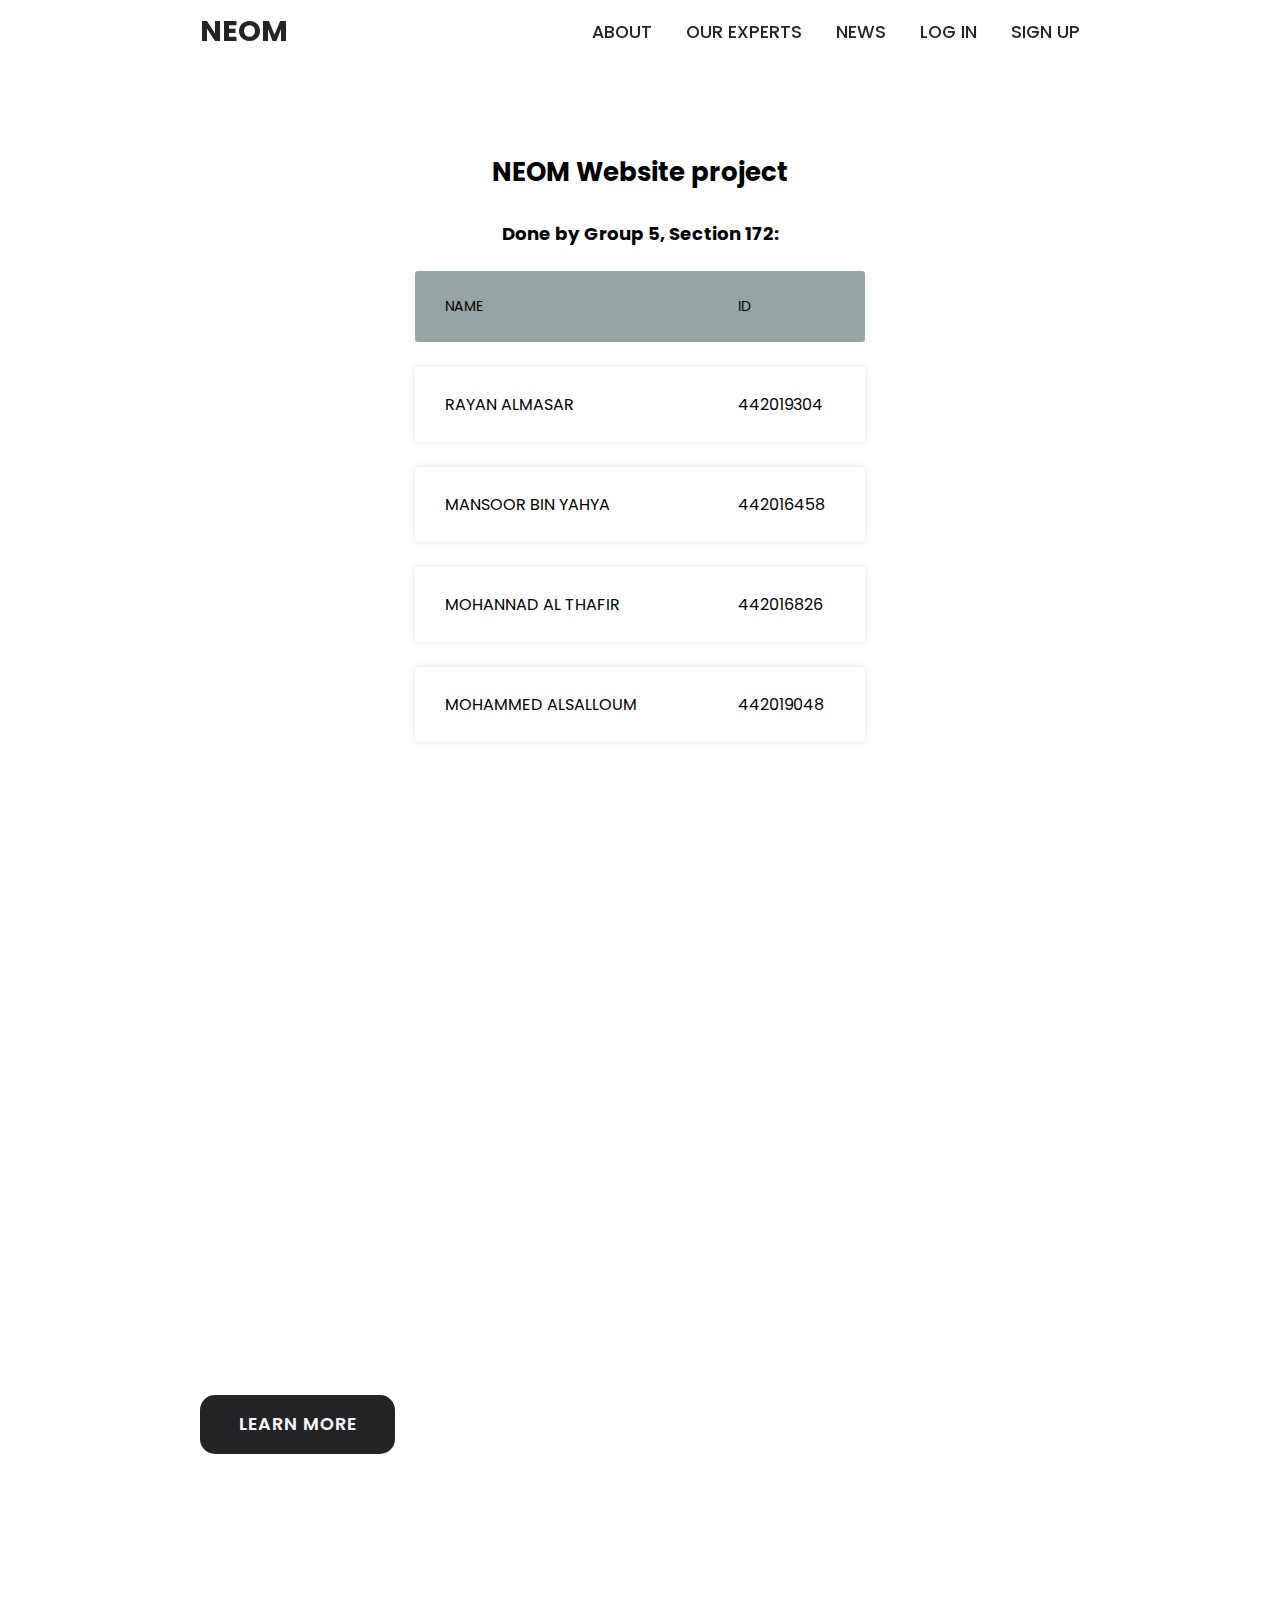
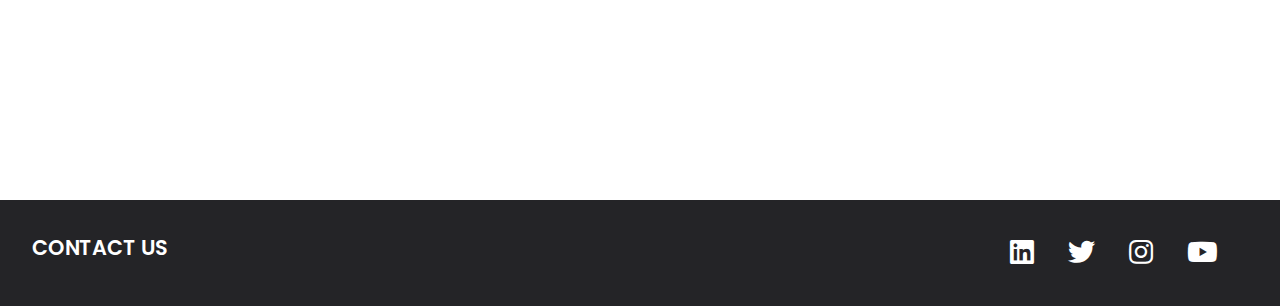
<file: index.html>
<!DOCTYPE html>
<html lang="en">
<head>
    <meta charset="UTF-8">
    <meta http-equiv="X-UA-Compatible" content="IE=edge">
    <meta name="viewport" content="width=device-width, initial-scale=1.0">
    <link rel="stylesheet" href="https://cdnjs.cloudflare.com/ajax/libs/font-awesome/5.15.4/css/all.min.css">
    <link rel="stylesheet" href="style.css">
    <title>NEOM: Made to Change</title>
</head>
<body>
    <header>
        <a href="/index.html" class="logo">Neom</a>
        <nav class="navigation">
            <a href="/about.html">ABOUT</a>
            <a href="/experts.html">OUR EXPERTS</a>
            <a href="/news.html">NEWS</a>
            <a href="/login.html">LOG IN</a>
            <a href="/signup.html">SIGN UP</a>
        </nav>
    </header>

    <style>
        .main-2{
            width: 100%;
            min-height: 100vh;
            display: flex;
            align-items: center;
            background-color: #fff;
            background-size: cover;
            background-position: center;
            background-attachment: fixed;
        }
        body {
            font-family: "lato", sans-serif;
          }
          
          .container {
            max-width: 1000px;
            margin-left: auto;
            margin-right: auto;
            padding-left: 10px;
            padding-right: 10px;
          }
          
          h2 {
            font-size: 26px;
            margin: 20px 0;
            text-align: center;
          }
          h2 small {
            font-size: 0.7em;
          }
          
          .responsive-table li {
            border-radius: 3px;
            padding: 25px 30px;
            display: flex;
            justify-content: space-between;
            margin-bottom: 25px;
          }
          .responsive-table .table-header {
            background-color: #95a5a6;
            font-size: 14px;
            text-transform: uppercase;
            letter-spacing: 0.03em;
          }
          .responsive-table .table-row {
            background-color: #ffffff;
            box-shadow: 0px 0px 9px 0px rgba(0, 0, 0, 0.1);
            width: 450px;
            text-transform: uppercase;
          }
          .responsive-table .col-1 {
            flex-basis: 50%;
          }
          .responsive-table .col-2 {
            flex-basis: 25%;
          }
          @media all and (max-width: 767px) {
            .responsive-table .table-header {
              display: none;
            }
            .responsive-table li {
              display: block;
            }
            .responsive-table .col {
              flex-basis: 100%;
            }
            .responsive-table .col {
              display: flex;
              padding: 10px 0;
            }
            .responsive-table .col:before {
              color: #6c7a89;
              padding-right: 10px;
              content: attr(data-label);
              flex-basis: 50%;
              text-align: right;
            }
          }
    </style>

    <section class="main-2">
        <div class="container">
            <h2>NEOM Website project</h2>
            <h2><small>Done by Group 5, Section 172:</small></h2>
            <ul class="responsive-table">
              <li class="table-header">
                <div class="col col-1">Name</div>
                <div class="col col-2">ID</div>

              </li>
              <li class="table-row">
                <div class="col col-1" data-label="Name">Rayan Almasar</div>
                <div class="col col-2" data-label="ID">442019304</div>
              </li>
              <li class="table-row">
                <div class="col col-1" data-label="Name">Mansoor bin yahya</div>
                <div class="col col-2" data-label="ID">442016458</div>
              </li>
              <li class="table-row">
                <div class="col col-1" data-label="Name">Mohannad al thafir</div>
                <div class="col col-2" data-label="ID">442016826</div>
              </li>
              <li class="table-row">
                <div class="col col-1" data-label="Name">Mohammed Alsalloum</div>
                <div class="col col-2" data-label="ID">442019048</div>
              </li>
            </ul>
          </div>
    </section>

    <section class="main">
        <div>
            <h2><span>NEOM</span></h2>
            <h3>Made to Change</h3>
            <a href="/about.html" class="main-btn">LEARN MORE</a>
            <div class="social-icons">
                <a id="twitter" href="https://www.linkedin.com/company/discoverneom/"><i class="fab fa-linkedin"></i></a>
                <a href="https://twitter.com/NEOM"><i class="fab fa-twitter"></i></a>
                <a href="https://www.instagram.com/discoverneom/?hl=en"><i class="fab fa-instagram"></i></a>
                <a href="https://www.youtube.com/channel/UCl0eCJPupCsTrobb_0bprhw"><i class="fab fa-youtube"></i></a>
            </div>
        </div>
    </section>

    <footer class="footer">
        <p class="footer-title">CONTACT US</p>
        <div class="social-icons">
            <a href="https://www.linkedin.com/company/discoverneom/"><i class="fab fa-linkedin"></i></a>
            <a href="https://twitter.com/NEOM"><i class="fab fa-twitter"></i></a>
            <a href="https://www.instagram.com/discoverneom/?hl=en"><i class="fab fa-instagram"></i></a>
            <a href="https://www.youtube.com/channel/UCl0eCJPupCsTrobb_0bprhw"><i class="fab fa-youtube"></i></a>
        </div>
    </footer>

</body>
</html>
</file>
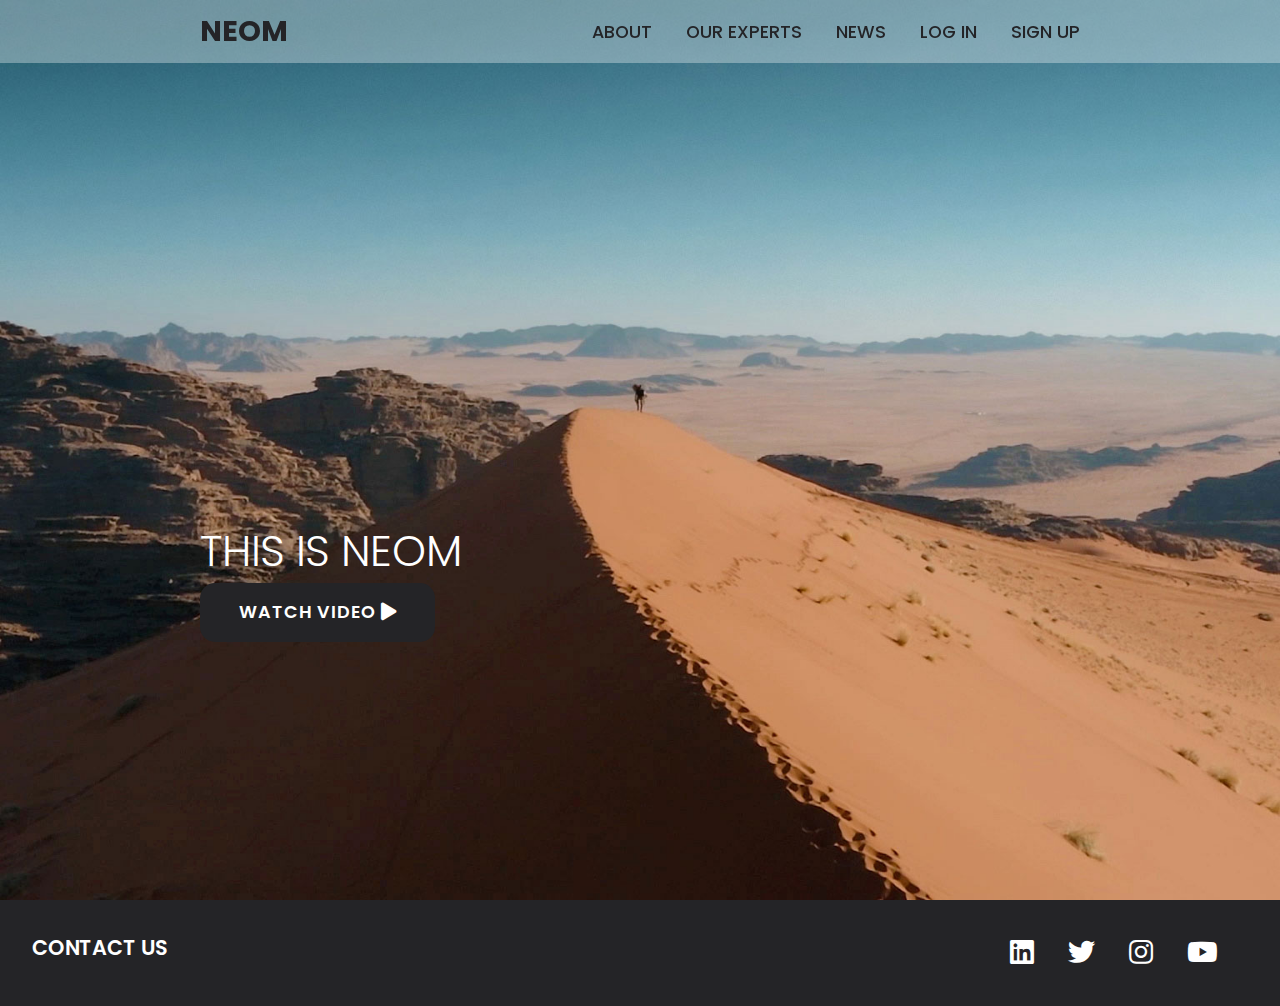
<file: about.html>
<!DOCTYPE html>
<html lang="en">
<head>
    <meta charset="UTF-8">
    <meta http-equiv="X-UA-Compatible" content="IE=edge">
    <meta name="viewport" content="width=device-width, initial-scale=1.0">
    <link rel="stylesheet" href="https://cdnjs.cloudflare.com/ajax/libs/font-awesome/5.15.4/css/all.min.css">
    <link rel="stylesheet" href="style.css">
    <title>Document</title>
</head>
<body>
    <header>
        <a href="/index.html" class="logo">Neom</a>
        <nav class="navigation">
            <a href="#about">ABOUT</a>
            <a href="/experts.html">OUR EXPERTS</a>
            <a href="/news.html">NEWS</a>
            <a href="/login.html">LOG IN</a>
            <a href="/signup.html">SIGN UP</a>
        </nav>
    </header>

    <section class="main-1">
        <div>
            <h2><span>THIS IS NEOM</span></h2>
            <a class="main-btn" id="myBtn">WATCH VIDEO <i class="fa fa-play"></i></a>

        <!-- The Modal -->
        <div id="myModal" class="modal">

        <!-- Modal content -->
        <div class="modal-content">
            <span class="close">&times;</span>
            <iframe width="1100" height="450"
                src="https://www.youtube.com/embed/HFuAARRxHps?autoplay=1&loop=0&controls=0&disablekb=1&playsinline=1&modestbranding=1&rel=0&enablejsapi=1&origin=https%3A%2F%2Fwww.neom.com&widgetid=5">
            </iframe>
        </div>

        </div>
        <script>
            // Get the modal
            var modal = document.getElementById("myModal");
            
            // Get the button that opens the modal
            var btn = document.getElementById("myBtn");
            
            // Get the <span> element that closes the modal
            var span = document.getElementsByClassName("close")[0];
            
            // When the user clicks the button, open the modal 
            btn.onclick = function() {
              modal.style.display = "block";
            }
            
            // When the user clicks on <span> (x), close the modal
            span.onclick = function() {
              modal.style.display = "none";
            }
            
            // When the user clicks anywhere outside of the modal, close it
            window.onclick = function(event) {
              if (event.target == modal) {
                modal.style.display = "none";
              }
            }
            </script>
            
    </section>

    <footer class="footer">
        <p class="footer-title">CONTACT US</p>
        <div class="social-icons">
            <a href="https://www.linkedin.com/company/discoverneom/"><i class="fab fa-linkedin"></i></a>
            <a href="https://twitter.com/NEOM"><i class="fab fa-twitter"></i></a>
            <a href="https://www.instagram.com/discoverneom/?hl=en"><i class="fab fa-instagram"></i></a>
            <a href="https://www.youtube.com/channel/UCl0eCJPupCsTrobb_0bprhw"><i class="fab fa-youtube"></i></a>
        </div>
    </footer>
</body>
</html>
</file>
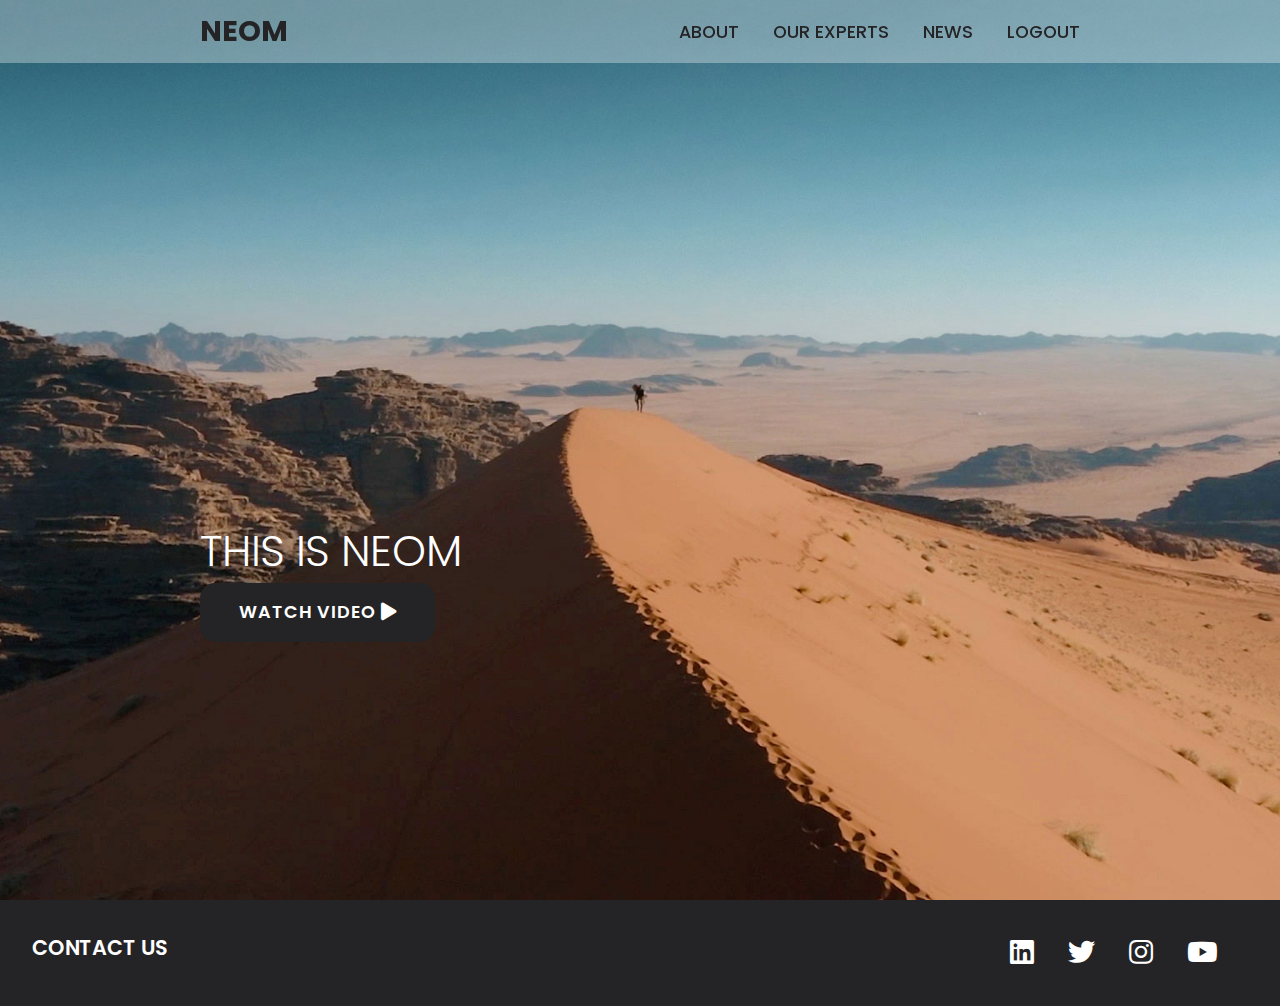
<file: aboutus.html>
<!DOCTYPE html>
<html lang="en">
<head>
    <meta charset="UTF-8">
    <meta http-equiv="X-UA-Compatible" content="IE=edge">
    <meta name="viewport" content="width=device-width, initial-scale=1.0">
    <link rel="stylesheet" href="https://cdnjs.cloudflare.com/ajax/libs/font-awesome/5.15.4/css/all.min.css">
    <link rel="stylesheet" href="style.css">
    <title>Document</title>
</head>
<body>
    <header>
        <a href="/home.html" class="logo">Neom</a>
        <nav class="navigation">
            <a href="/aboutus.html">ABOUT</a>
            <a href="/ourexperts.html">OUR EXPERTS</a>
            <a href="/newses.html">NEWS</a>
            <a href="/logout.asp">LOGOUT</a>
        </nav>
    </header>

    <section class="main-1">
        <div>
            <h2><span>THIS IS NEOM</span></h2>
            <a class="main-btn" id="myBtn">WATCH VIDEO <i class="fa fa-play"></i></a>

        <!-- The Modal -->
        <div id="myModal" class="modal">

        <!-- Modal content -->
        <div class="modal-content">
            <span class="close">&times;</span>
            <iframe width="1100" height="450"
                src="https://www.youtube.com/embed/HFuAARRxHps?autoplay=1&loop=0&controls=0&disablekb=1&playsinline=1&modestbranding=1&rel=0&enablejsapi=1&origin=https%3A%2F%2Fwww.neom.com&widgetid=5">
            </iframe>
        </div>

        </div>
        <script>
            // Get the modal
            var modal = document.getElementById("myModal");
            
            // Get the button that opens the modal
            var btn = document.getElementById("myBtn");
            
            // Get the <span> element that closes the modal
            var span = document.getElementsByClassName("close")[0];
            
            // When the user clicks the button, open the modal 
            btn.onclick = function() {
              modal.style.display = "block";
            }
            
            // When the user clicks on <span> (x), close the modal
            span.onclick = function() {
              modal.style.display = "none";
            }
            
            // When the user clicks anywhere outside of the modal, close it
            window.onclick = function(event) {
              if (event.target == modal) {
                modal.style.display = "none";
              }
            }
            </script>
            
    </section>

    <footer class="footer">
        <p class="footer-title">CONTACT US</p>
        <div class="social-icons">
            <a href="https://www.linkedin.com/company/discoverneom/"><i class="fab fa-linkedin"></i></a>
            <a href="https://twitter.com/NEOM"><i class="fab fa-twitter"></i></a>
            <a href="https://www.instagram.com/discoverneom/?hl=en"><i class="fab fa-instagram"></i></a>
            <a href="https://www.youtube.com/channel/UCl0eCJPupCsTrobb_0bprhw"><i class="fab fa-youtube"></i></a>
        </div>
    </footer>
</body>
</html>
</file>
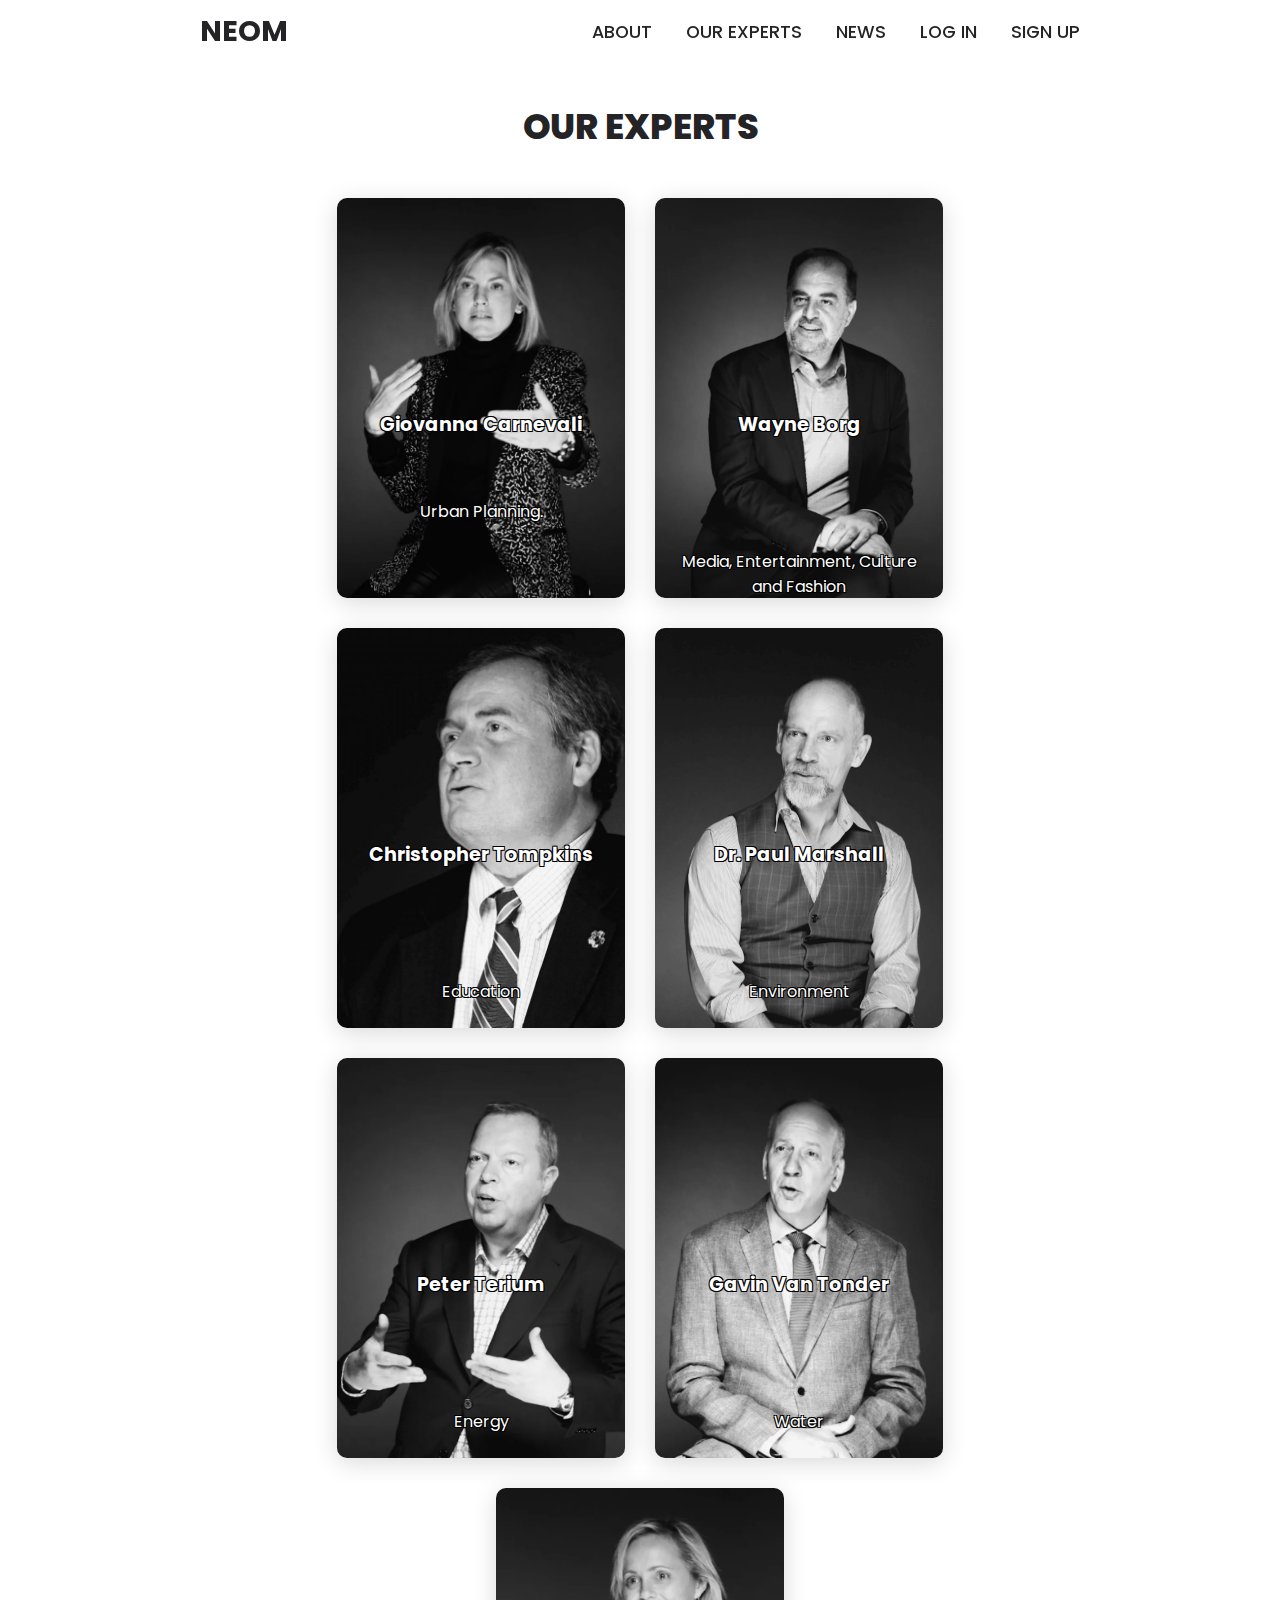
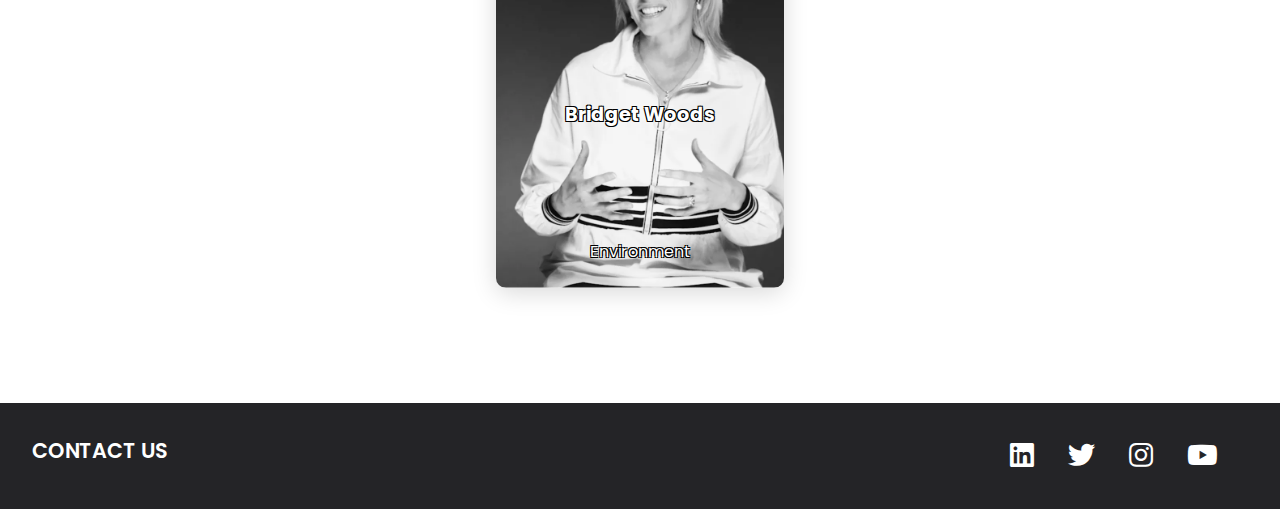
<file: experts.html>
<!DOCTYPE html>
<html lang="en">
<head>
    <meta charset="UTF-8">
    <meta http-equiv="X-UA-Compatible" content="IE=edge">
    <meta name="viewport" content="width=device-width, initial-scale=1.0">
    <link rel="stylesheet" href="https://cdnjs.cloudflare.com/ajax/libs/font-awesome/5.15.4/css/all.min.css">
    <link rel="stylesheet" href="style.css">
    <title>Document</title>
</head>
<body>
    <header>
        <a href="/index.html" class="logo">Neom</a>
        <nav class="navigation">
            <a href="/about.html">ABOUT</a>
            <a href="/experts.html">OUR EXPERTS</a>
            <a href="/news.html">NEWS</a>
            <a href="/login.html">LOG IN</a>
            <a href="/signup.html">SIGN UP</a>
        </nav>
    </header>

    <section class="cards" id="about">
        <h2 class="title">OUR EXPERTS</h2>
        <div class="content">

            <div class="card">
                <div class="icon">
                    <i><br></i>
                </div>
                <div class="info">
                    <h3>Giovanna Carnevali</h3>
                    <br><br>
                    <p>Urban Planning.</p>
                </div>
            </div>

            
            <div class="card1">
                <div class="icon">
                    <i><br></i>
                </div>
                <div class="info">
                    <h3>Wayne Borg</h3>
                    <br><br><br><br>
                    <p>Media, Entertainment, Culture and Fashion</p>
                </div>
        </div>
        <div class="card2">
            <div class="icon">
                <i><br></i>
            </div>
            <div class="info">
                <h3>Christopher Tompkins</h3>
                <br><br><br><br>
                <p>Education</p>

            </div>
    </div>
    <div class="card3">
        <div class="icon">
            <i><br></i>
        </div>
        <div class="info">
            <h3>Dr. Paul Marshall</h3>
            <br><br><br><br>
            <p>Environment</p>

        </div>
</div>
<div class="card4">
    <div class="icon">
        <i><br></i>
    </div>
    <div class="info">
        <h3>Peter Terium</h3>
        <br><br><br><br>
        <p>Energy</p>

    </div>
</div>
<div class="card5">
    <div class="icon">
        <i><br></i>
    </div>
    <div class="info">
        <h3>Gavin Van Tonder</h3>
        <br><br><br><br>
        <p>Water</p>

    </div>
</div>
        <div class="card6">
            <div class="icon">
                <i><br></i>
            </div>
            <div class="info">
                <h3>Bridget Woods</h3>
                <br><br><br><br>
                <p>Environment</p>

            </div>
    </section>

    <footer class="footer">
        <p class="footer-title">CONTACT US</p>
        <div class="social-icons">
            <a href="https://www.linkedin.com/company/discoverneom/"><i class="fab fa-linkedin"></i></a>
            <a href="https://twitter.com/NEOM"><i class="fab fa-twitter"></i></a>
            <a href="https://www.instagram.com/discoverneom/?hl=en"><i class="fab fa-instagram"></i></a>
            <a href="https://www.youtube.com/channel/UCl0eCJPupCsTrobb_0bprhw"><i class="fab fa-youtube"></i></a>
        </div>
    </footer>
</body>
</html>
</file>
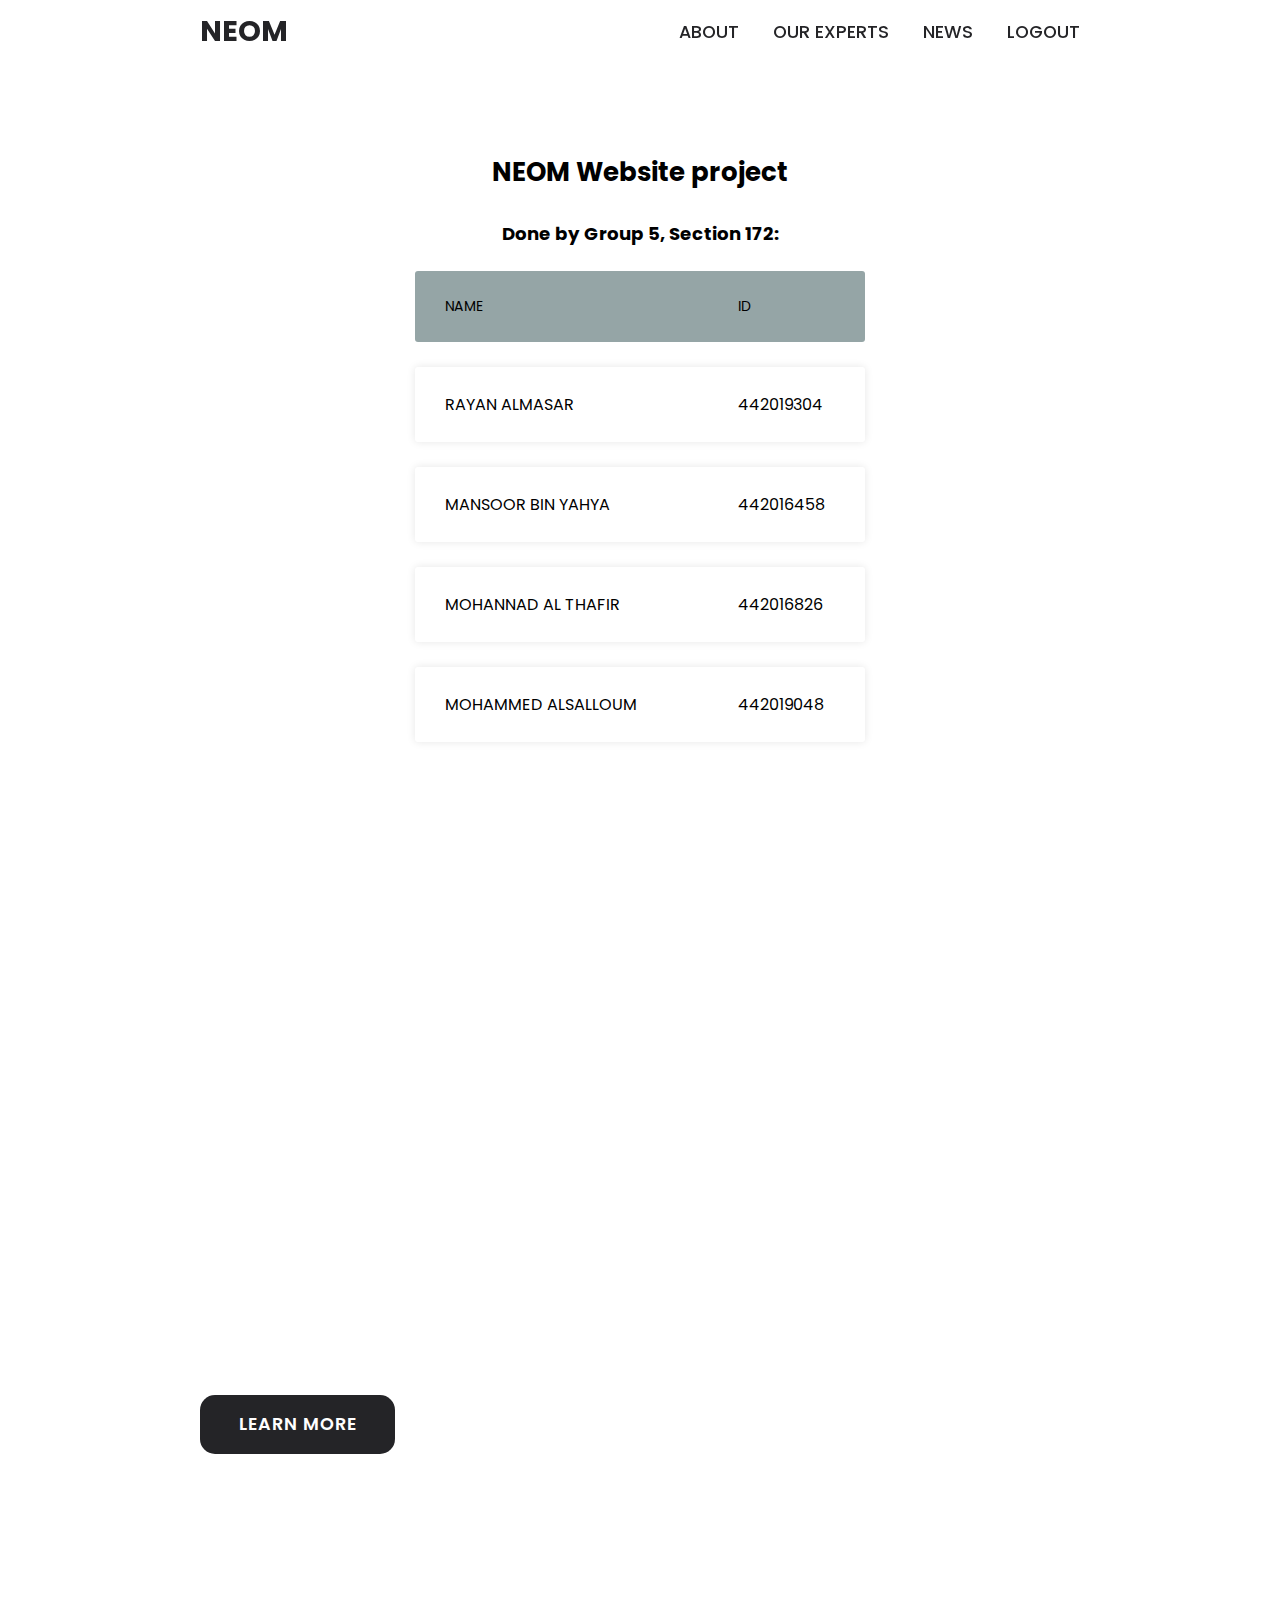
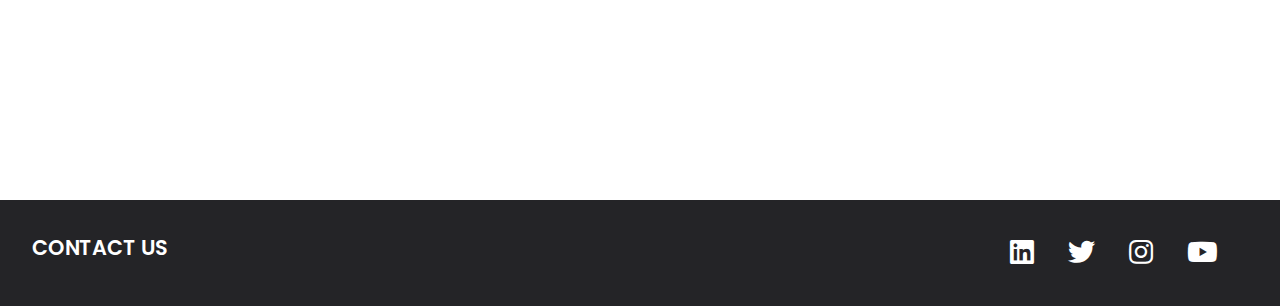
<file: home.html>
<!DOCTYPE html>
<html lang="en">
<head>
    <meta charset="UTF-8">
    <meta http-equiv="X-UA-Compatible" content="IE=edge">
    <meta name="viewport" content="width=device-width, initial-scale=1.0">
    <link rel="stylesheet" href="https://cdnjs.cloudflare.com/ajax/libs/font-awesome/5.15.4/css/all.min.css">
    <link rel="stylesheet" href="style.css">
    <title>NEOM: Made to Change</title>
</head>
<body>
    <header>
        <a href="/home.html" class="logo">Neom</a>
        <nav class="navigation">
            <a href="/aboutus.html">ABOUT</a>
            <a href="/ourexperts.html">OUR EXPERTS</a>
            <a href="/newses.html">NEWS</a>
            <a href="/logout.asp">LOGOUT</a>

        </nav>
    </header>

    <style>
        .main-2{
            width: 100%;
            min-height: 100vh;
            display: flex;
            align-items: center;
            background-color: #fff;
            background-size: cover;
            background-position: center;
            background-attachment: fixed;
        }
        body {
            font-family: "lato", sans-serif;
          }
          
          .container {
            max-width: 1000px;
            margin-left: auto;
            margin-right: auto;
            padding-left: 10px;
            padding-right: 10px;
          }
          
          h2 {
            font-size: 26px;
            margin: 20px 0;
            text-align: center;
          }
          h2 small {
            font-size: 0.7em;
          }
          
          .responsive-table li {
            border-radius: 3px;
            padding: 25px 30px;
            display: flex;
            justify-content: space-between;
            margin-bottom: 25px;
          }
          .responsive-table .table-header {
            background-color: #95a5a6;
            font-size: 14px;
            text-transform: uppercase;
            letter-spacing: 0.03em;
          }
          .responsive-table .table-row {
            background-color: #ffffff;
            box-shadow: 0px 0px 9px 0px rgba(0, 0, 0, 0.1);
            width: 450px;
            text-transform: uppercase;
          }
          .responsive-table .col-1 {
            flex-basis: 50%;
          }
          .responsive-table .col-2 {
            flex-basis: 25%;
          }
          @media all and (max-width: 767px) {
            .responsive-table .table-header {
              display: none;
            }
            .responsive-table li {
              display: block;
            }
            .responsive-table .col {
              flex-basis: 100%;
            }
            .responsive-table .col {
              display: flex;
              padding: 10px 0;
            }
            .responsive-table .col:before {
              color: #6c7a89;
              padding-right: 10px;
              content: attr(data-label);
              flex-basis: 50%;
              text-align: right;
            }
          }
    </style>

    <section class="main-2">
        <div class="container">
            <h2>NEOM Website project</h2>
            <h2><small>Done by Group 5, Section 172:</small></h2>
            <ul class="responsive-table">
              <li class="table-header">
                <div class="col col-1">Name</div>
                <div class="col col-2">ID</div>

              </li>
              <li class="table-row">
                <div class="col col-1" data-label="Name">Rayan Almasar</div>
                <div class="col col-2" data-label="ID">442019304</div>
              </li>
              <li class="table-row">
                <div class="col col-1" data-label="Name">Mansoor bin yahya</div>
                <div class="col col-2" data-label="ID">442016458</div>
              </li>
              <li class="table-row">
                <div class="col col-1" data-label="Name">Mohannad al thafir</div>
                <div class="col col-2" data-label="ID">442016826</div>
              </li>
              <li class="table-row">
                <div class="col col-1" data-label="Name">Mohammed Alsalloum</div>
                <div class="col col-2" data-label="ID">442019048</div>
              </li>
            </ul>
          </div>
    </section>

    <section class="main">
        <div>
            <h2><span>NEOM</span></h2>
            <h3>Made to Change</h3>
            <a href="/about.html" class="main-btn">LEARN MORE</a>
            <div class="social-icons">
                <a id="twitter" href="https://www.linkedin.com/company/discoverneom/"><i class="fab fa-linkedin"></i></a>
                <a href="https://twitter.com/NEOM"><i class="fab fa-twitter"></i></a>
                <a href="https://www.instagram.com/discoverneom/?hl=en"><i class="fab fa-instagram"></i></a>
                <a href="https://www.youtube.com/channel/UCl0eCJPupCsTrobb_0bprhw"><i class="fab fa-youtube"></i></a>
            </div>
        </div>
    </section>

    <footer class="footer">
        <p class="footer-title">CONTACT US</p>
        <div class="social-icons">
            <a href="https://www.linkedin.com/company/discoverneom/"><i class="fab fa-linkedin"></i></a>
            <a href="https://twitter.com/NEOM"><i class="fab fa-twitter"></i></a>
            <a href="https://www.instagram.com/discoverneom/?hl=en"><i class="fab fa-instagram"></i></a>
            <a href="https://www.youtube.com/channel/UCl0eCJPupCsTrobb_0bprhw"><i class="fab fa-youtube"></i></a>
        </div>
    </footer>

</body>
</html>
</file>
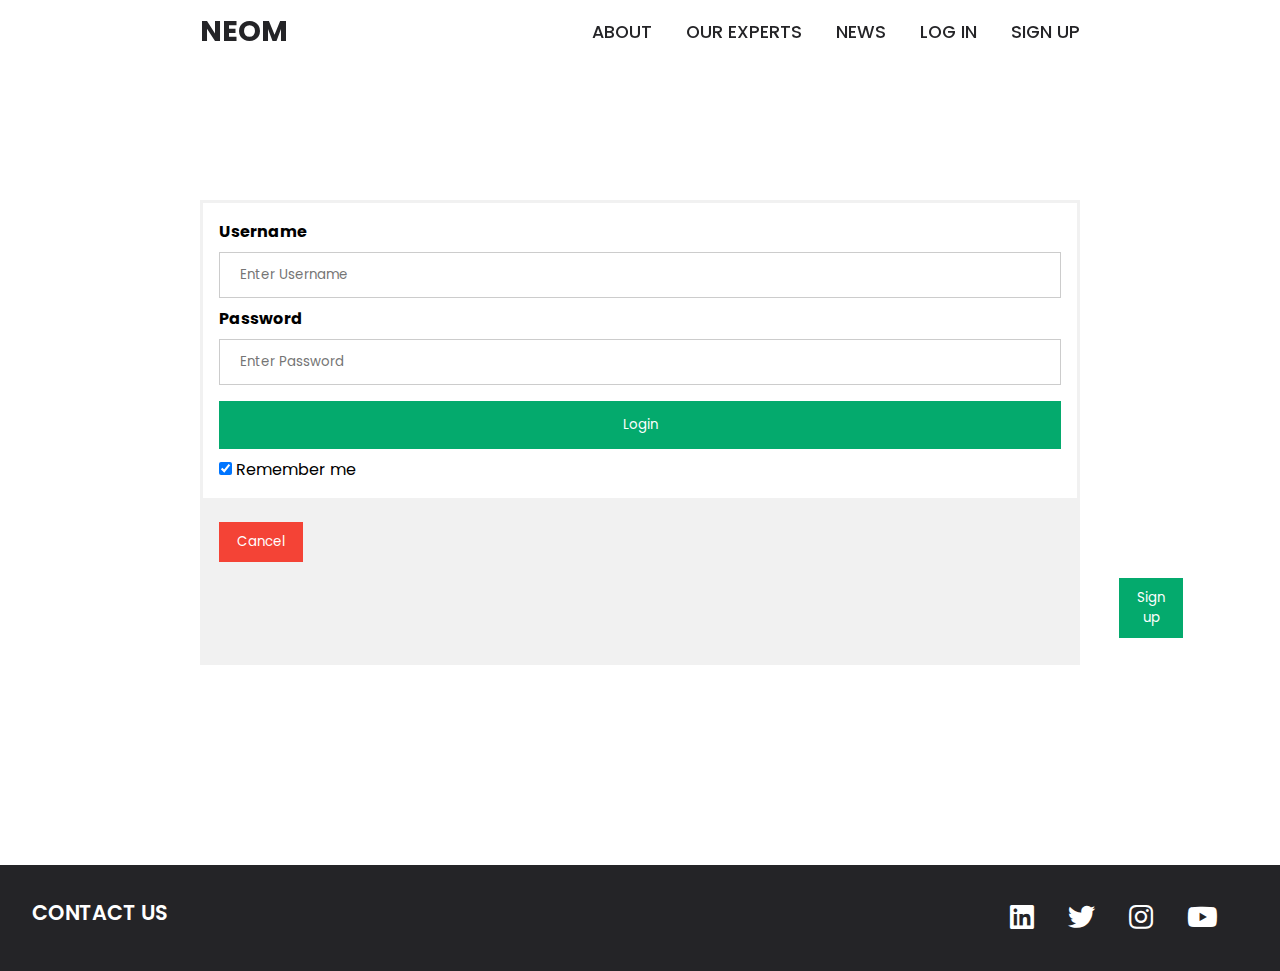
<file: login.html>
<!DOCTYPE html>
<html lang="en">
<head>
    <meta charset="UTF-8">
    <meta http-equiv="X-UA-Compatible" content="IE=edge">
    <meta name="viewport" content="width=device-width, initial-scale=1.0">
    <link rel="stylesheet" href="https://cdnjs.cloudflare.com/ajax/libs/font-awesome/5.15.4/css/all.min.css">
    <link rel="stylesheet" href="style.css">
    <title>NEOM: Made to Change</title>
</head>
<body>
    <header>
        <a href="/index.html" class="logo">Neom</a>
        <nav class="navigation">
            <a href="/about.html">ABOUT</a>
            <a href="/experts.html">OUR EXPERTS</a>
            <a href="/news.html">NEWS</a>
            <a href="/login.html">LOG IN</a>
            <a href="/signup.html">SIGN UP</a>
        </nav>
    </header>
    <section>
    <style>
        body {font-family: Arial, Helvetica, sans-serif;}
        form {border: 3px solid #f1f1f1;}
        
        input[type=text], input[type=password] {
          width: 100%;
          padding: 12px 20px;
          margin: 8px 0;
          display: inline-block;
          border: 1px solid #ccc;
          box-sizing: border-box;
        }
        
        button {
          background-color: #04AA6D;
          color: white;
          padding: 14px 20px;
          margin: 8px 0;
          border: none;
          cursor: pointer;
          width: 100%;
        }
        
        button:hover {
          opacity: 0.8;
        }
        
        .cancelbtn {
          width: auto;
          padding: 10px 18px;
          background-color: #f44336;
        }
        
        .signupbtn {
            width: auto;
            padding: 10px 18px;
            background-color: #04AA6D;
            margin-left: 900px;
          }

        .container {
          padding: 16px;
        }
        
        span.psw {
          float: right;
          padding-top: 16px;
        }
        
        /* Change styles for span and cancel button on extra small screens */
        @media screen and (max-width: 300px) {
          span.psw {
             display: block;
             float: none;
          }
          .cancelbtn {
             width: 100%;
          }
        }
        </style>
        <br><br><br><br>

    <form action="/login.asp" method="post">

        
      
        <div class="container">
          <label for="uname"><b>Username</b></label>
          <input type="text" placeholder="Enter Username" name="uname" required>
      
          <label for="psw"><b>Password</b></label>
          <input type="password" placeholder="Enter Password" name="psw" required>
              
          <button type="submit">Login</button>
          <label>
            <input type="checkbox" checked="checked" name="remember"> Remember me
          </label>
        </div>
      
        <div class="container" style="background-color:#f1f1f1">
          <button type="button" class="cancelbtn" onclick="location.href='/index.html'">Cancel</button>
          <button type="button" class="signupbtn" onclick="location.href='/signup.html'">Sign up</button>
        </div>
      </form>
      <br><br><br><br>
    </section>
    <footer class="footer">
        <p class="footer-title">CONTACT US</p>
        <div class="social-icons">
            <a href="https://www.linkedin.com/company/discoverneom/"><i class="fab fa-linkedin"></i></a>
            <a href="https://twitter.com/NEOM"><i class="fab fa-twitter"></i></a>
            <a href="https://www.instagram.com/discoverneom/?hl=en"><i class="fab fa-instagram"></i></a>
            <a href="https://www.youtube.com/channel/UCl0eCJPupCsTrobb_0bprhw"><i class="fab fa-youtube"></i></a>
        </div>
    </footer>

</body>
</html>
</file>
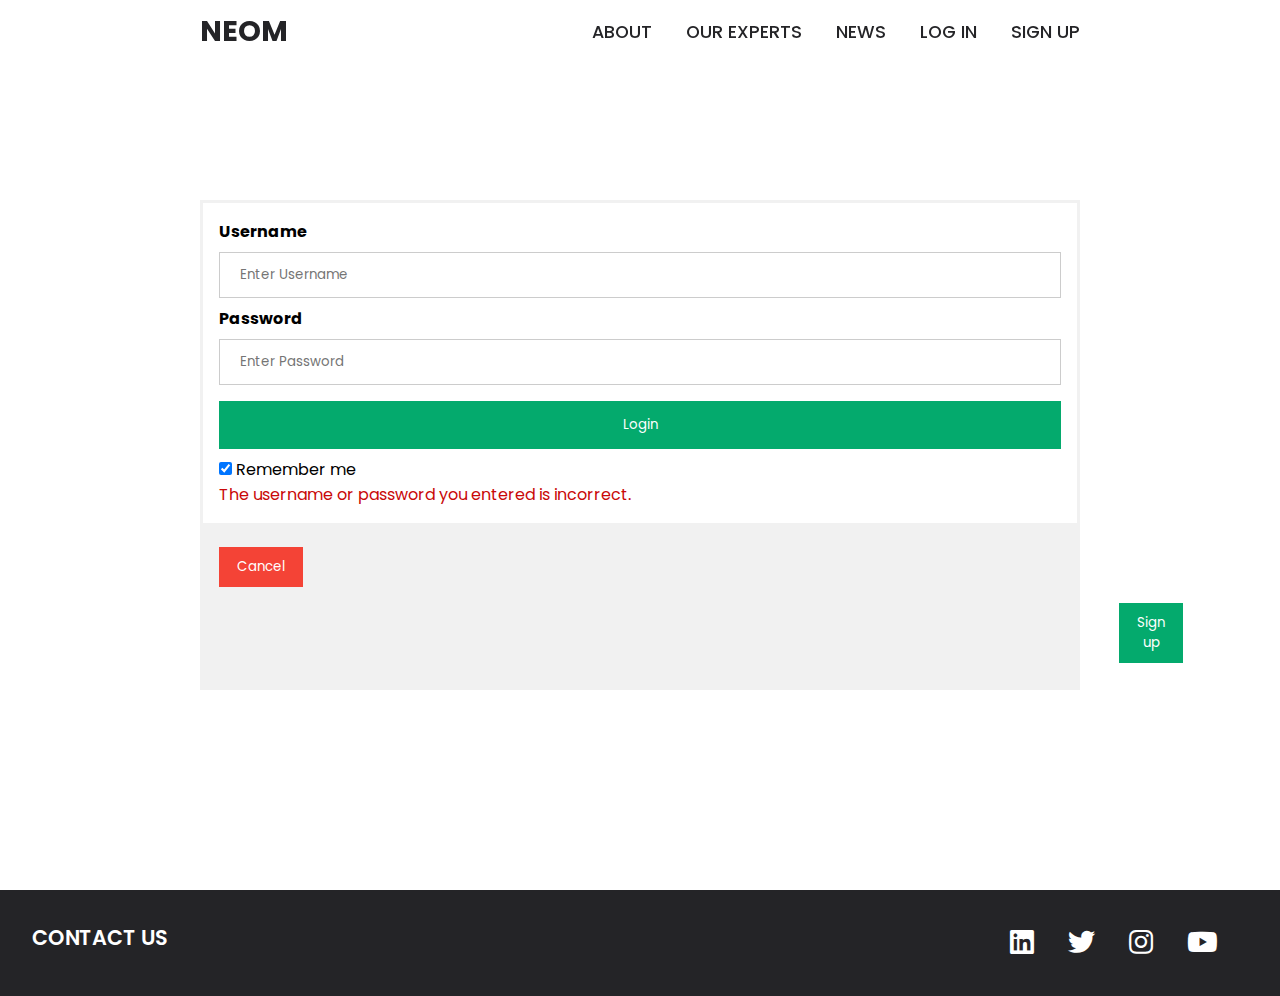
<file: loginError.html>
<!DOCTYPE html>
<html lang="en">
<head>
    <meta charset="UTF-8">
    <meta http-equiv="X-UA-Compatible" content="IE=edge">
    <meta name="viewport" content="width=device-width, initial-scale=1.0">
    <link rel="stylesheet" href="https://cdnjs.cloudflare.com/ajax/libs/font-awesome/5.15.4/css/all.min.css">
    <link rel="stylesheet" href="style.css">
    <title>NEOM: Made to Change</title>
</head>
<body>
    <header>
        <a href="/index.html" class="logo">Neom</a>
        <nav class="navigation">
            <a href="/about.html">ABOUT</a>
            <a href="/experts.html">OUR EXPERTS</a>
            <a href="/news.html">NEWS</a>
            <a href="/login.html">LOG IN</a>
            <a href="/signup.html">SIGN UP</a>
        </nav>
    </header>
    <section>
    <style>
        body {font-family: Arial, Helvetica, sans-serif;}
        form {border: 3px solid #f1f1f1;}
        
        input[type=text], input[type=password] {
          width: 100%;
          padding: 12px 20px;
          margin: 8px 0;
          display: inline-block;
          border: 1px solid #ccc;
          box-sizing: border-box;
        }
        
        button {
          background-color: #04AA6D;
          color: white;
          padding: 14px 20px;
          margin: 8px 0;
          border: none;
          cursor: pointer;
          width: 100%;
        }
        
        button:hover {
          opacity: 0.8;
        }
        
        .cancelbtn {
          width: auto;
          padding: 10px 18px;
          background-color: #f44336;
        }
        
        .signupbtn {
            width: auto;
            padding: 10px 18px;
            background-color: #04AA6D;
            margin-left: 900px;
          }

        .container {
          padding: 16px;
        }
        
        span.psw {
          float: right;
          padding-top: 16px;
        }
        
        /* Change styles for span and cancel button on extra small screens */
        @media screen and (max-width: 300px) {
          span.psw {
             display: block;
             float: none;
          }
          .cancelbtn {
             width: 100%;
          }
        }
        </style>
        <br><br><br><br>

    <form action="/login.asp" method="post">

        
      
        <div class="container">
          <label for="uname"><b>Username</b></label>
          <input type="text" placeholder="Enter Username" name="uname" required>
      
          <label for="psw"><b>Password</b></label>
          <input type="password" placeholder="Enter Password" name="psw" required>
              
          <button type="submit">Login</button>
          <label>
            <input type="checkbox" checked="checked" name="remember"> Remember me
          </label>
          <a style="color: rgb(201, 8, 8);"><br>The username or password you entered is incorrect.</a>
        </div>
      
        <div class="container" style="background-color:#f1f1f1">
          <button type="button" class="cancelbtn" onclick="location.href='/index.html'">Cancel</button>
          <button type="button" class="signupbtn" onclick="location.href='/signup.html'">Sign up</button>
        </div>
      </form>
      <br><br><br><br>
    </section>
    <footer class="footer">
        <p class="footer-title">CONTACT US</p>
        <div class="social-icons">
            <a href="https://www.linkedin.com/company/discoverneom/"><i class="fab fa-linkedin"></i></a>
            <a href="https://twitter.com/NEOM"><i class="fab fa-twitter"></i></a>
            <a href="https://www.instagram.com/discoverneom/?hl=en"><i class="fab fa-instagram"></i></a>
            <a href="https://www.youtube.com/channel/UCl0eCJPupCsTrobb_0bprhw"><i class="fab fa-youtube"></i></a>
        </div>
    </footer>

</body>
</html>
</file>
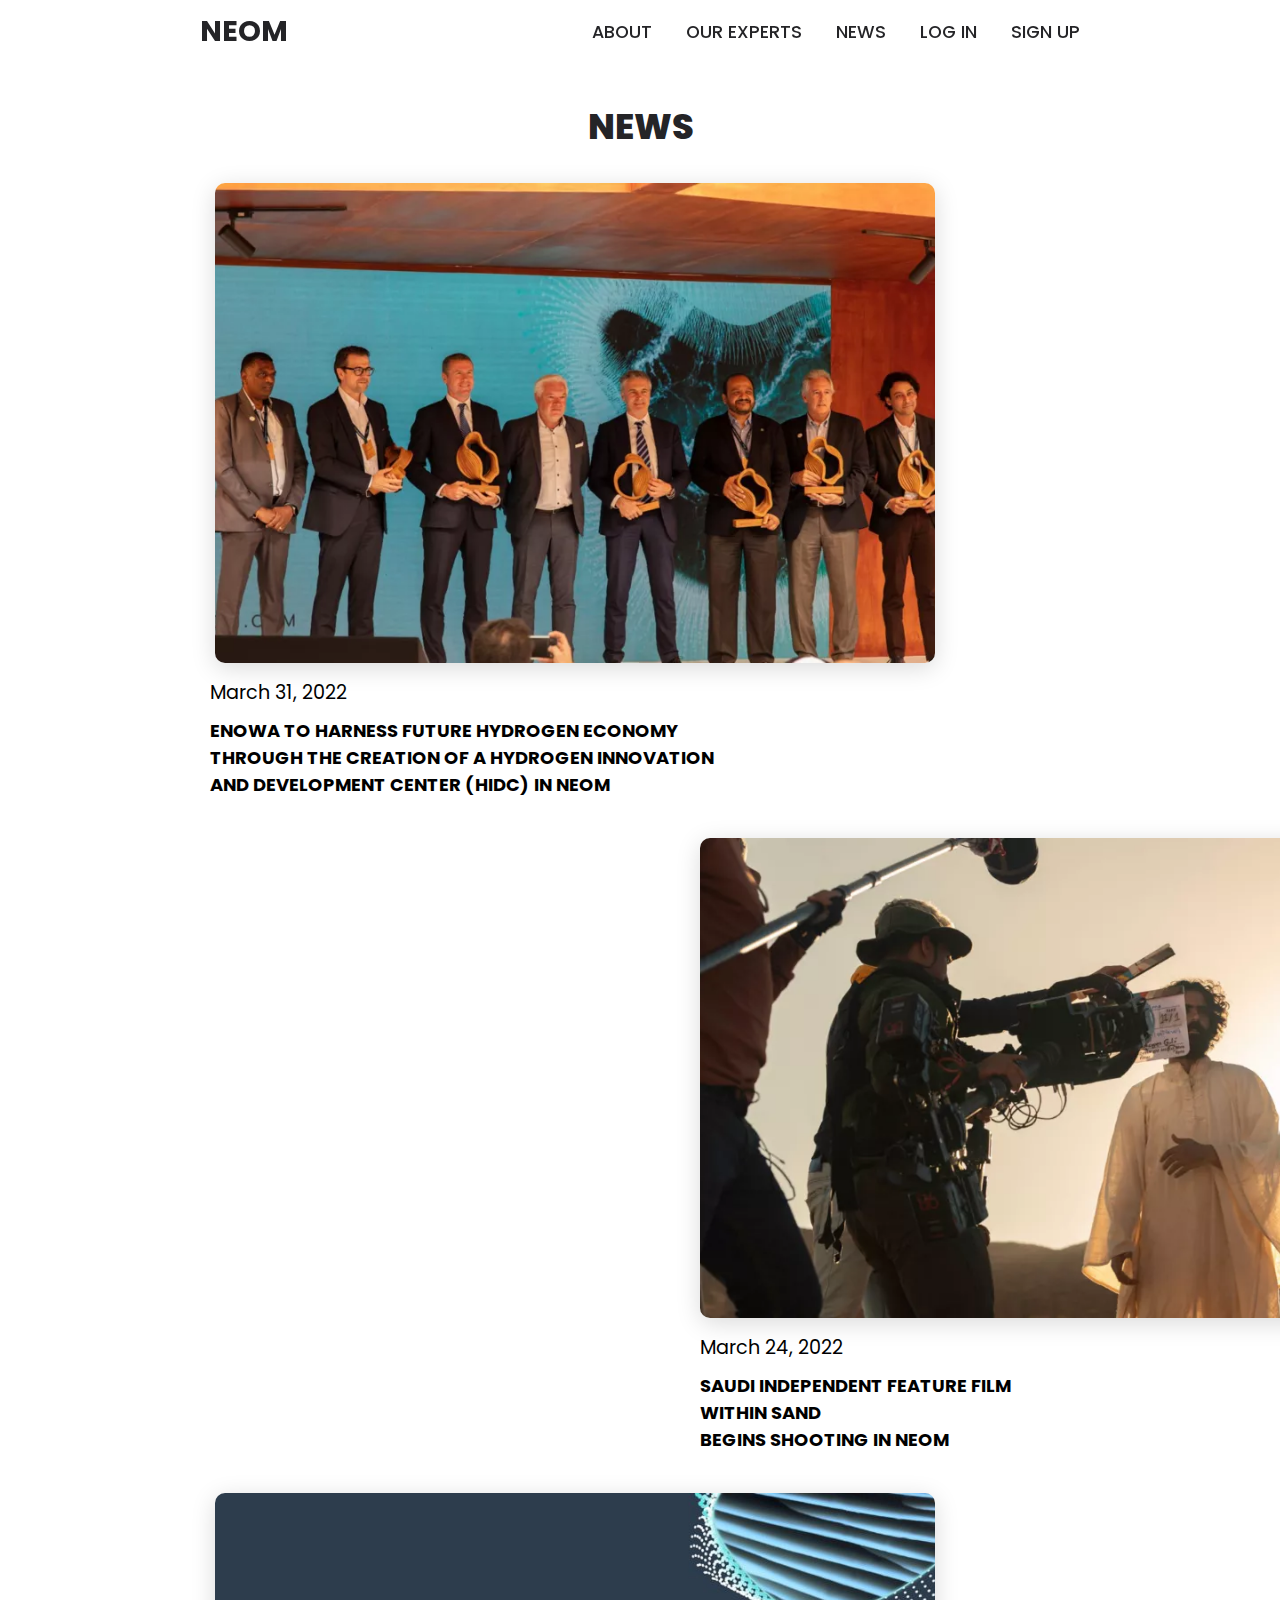
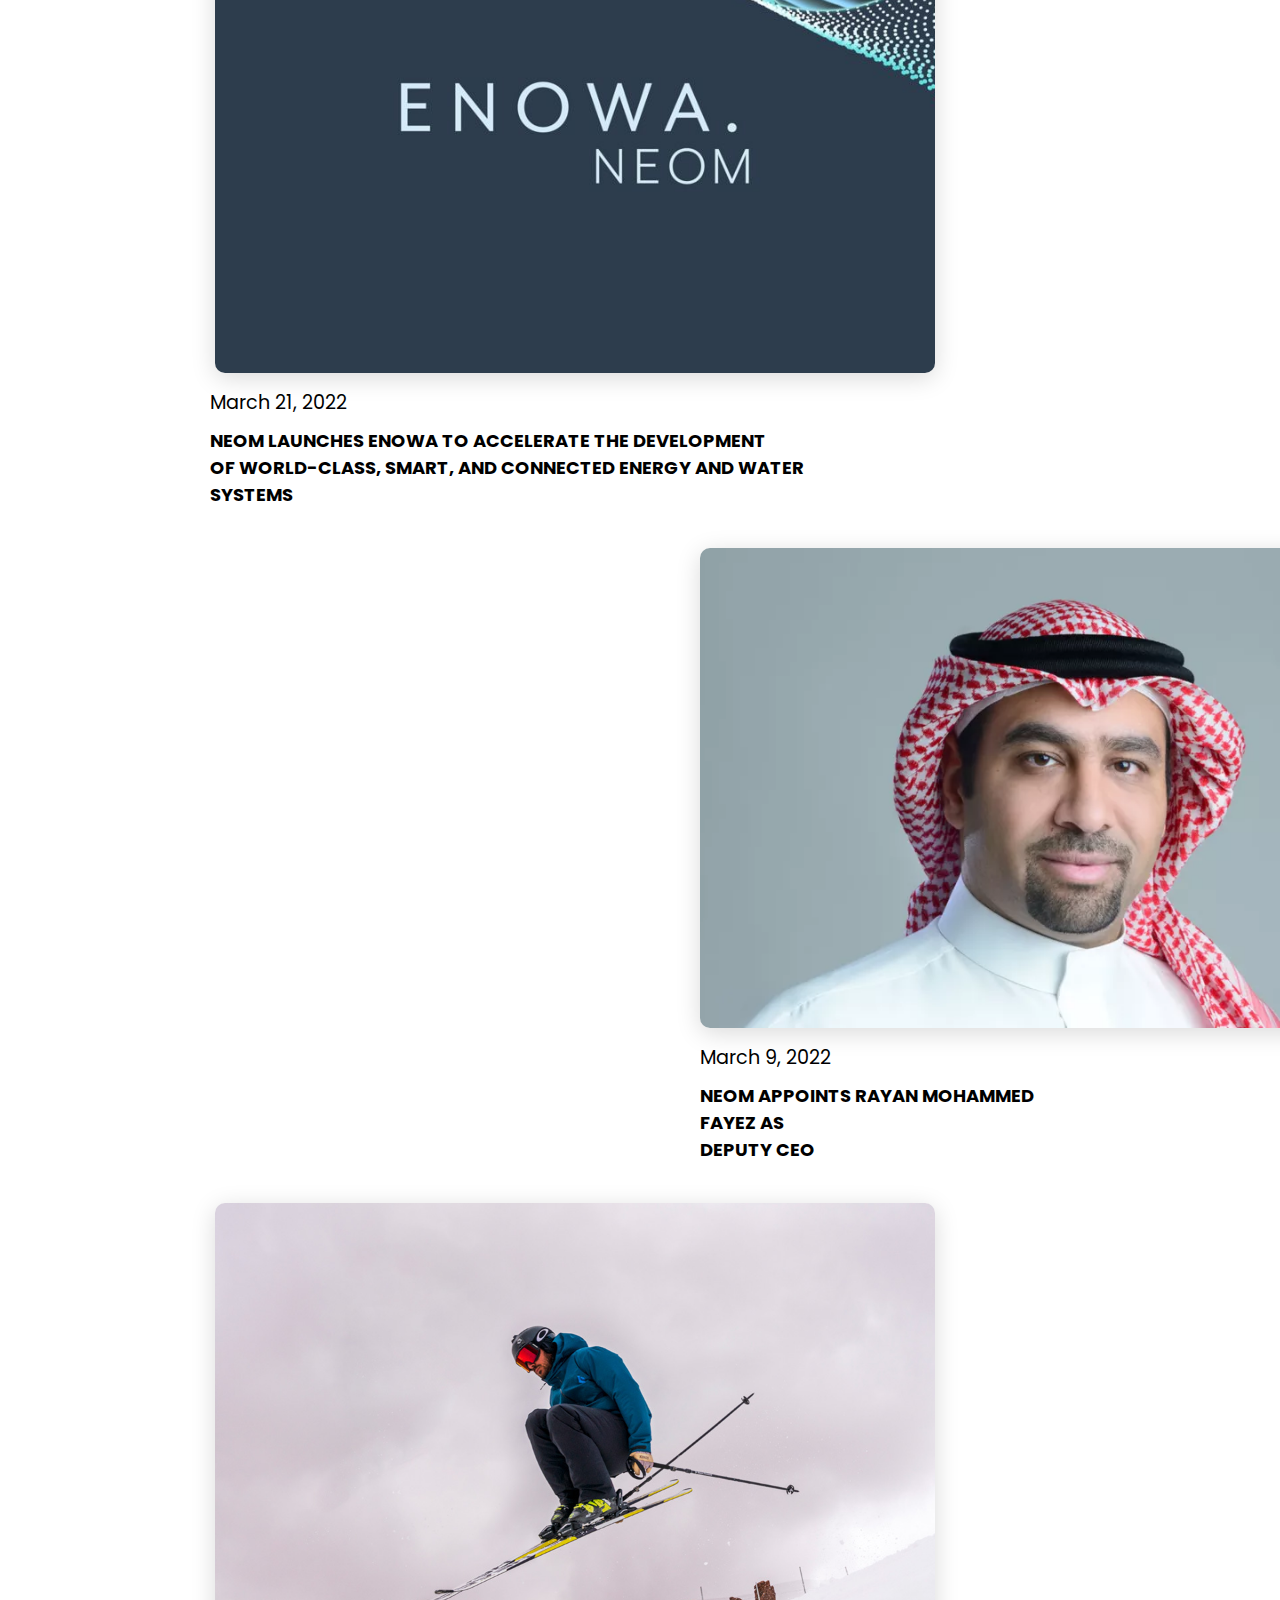
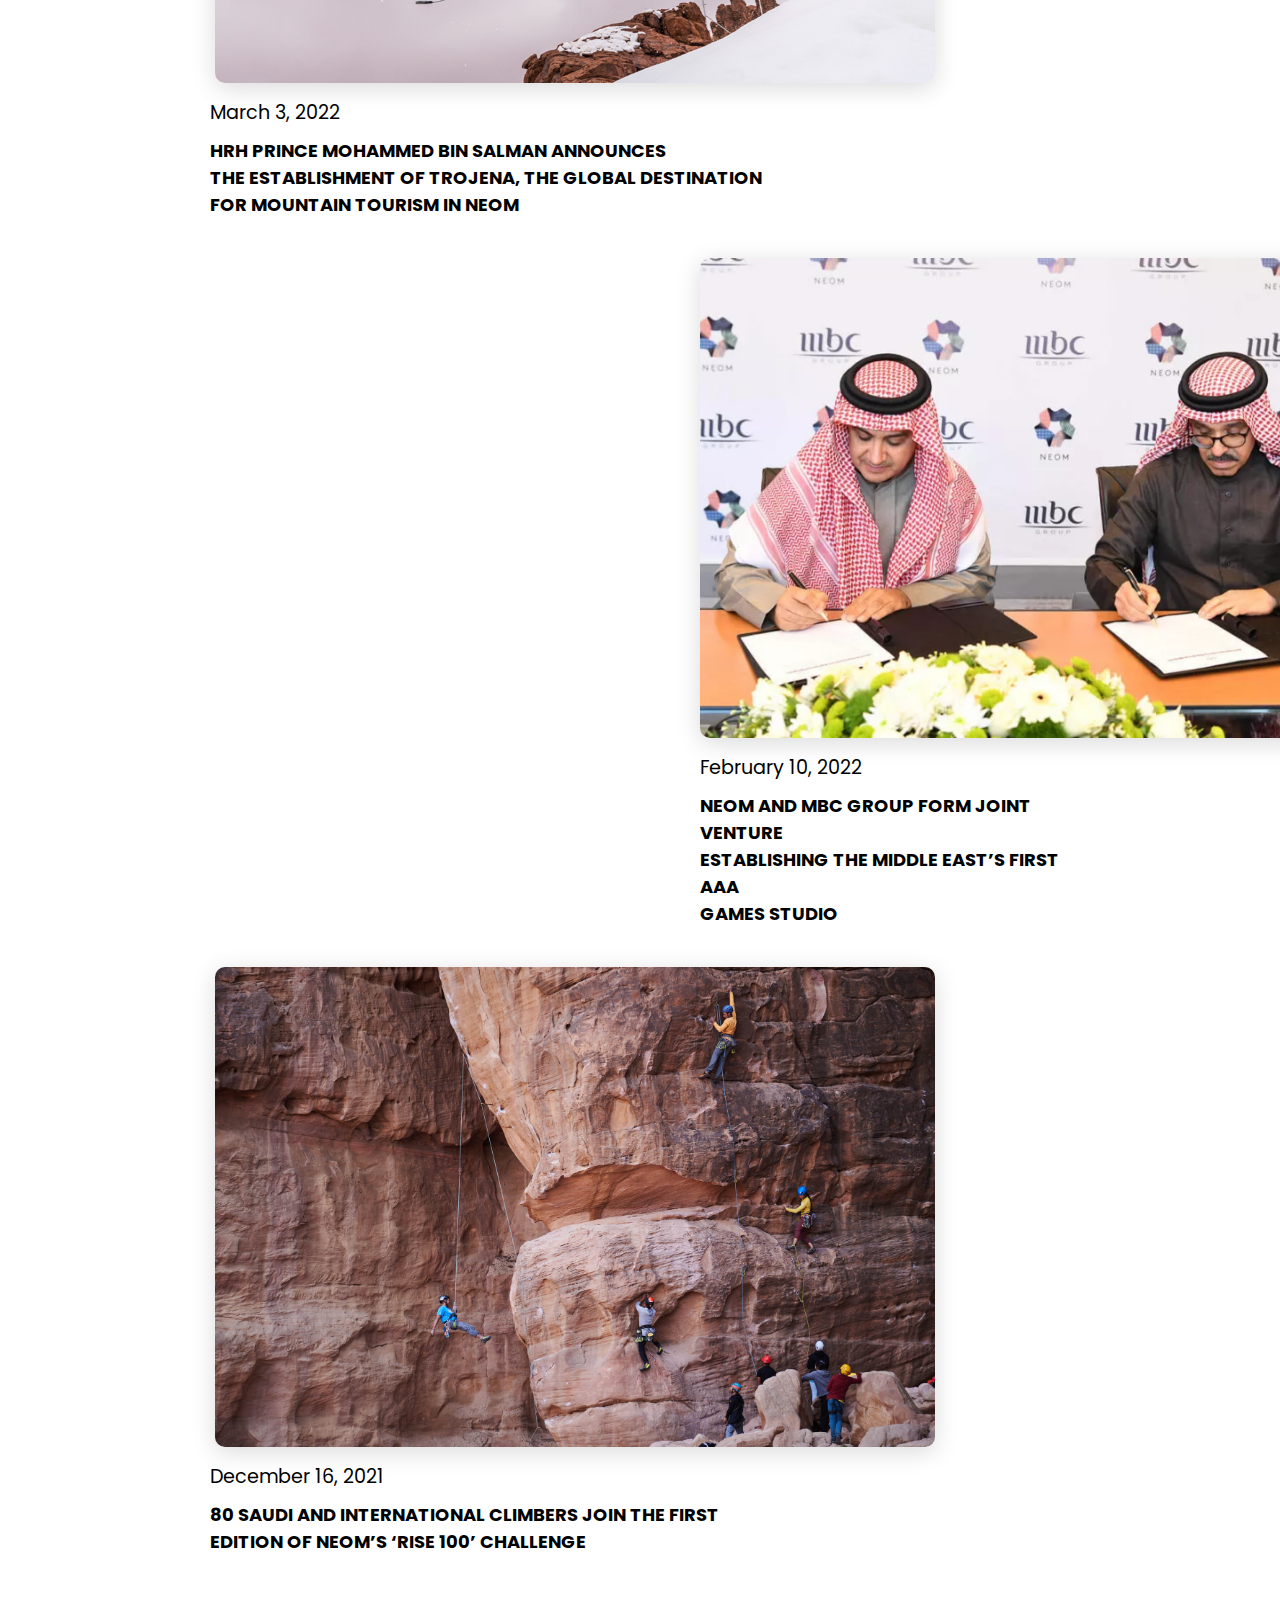
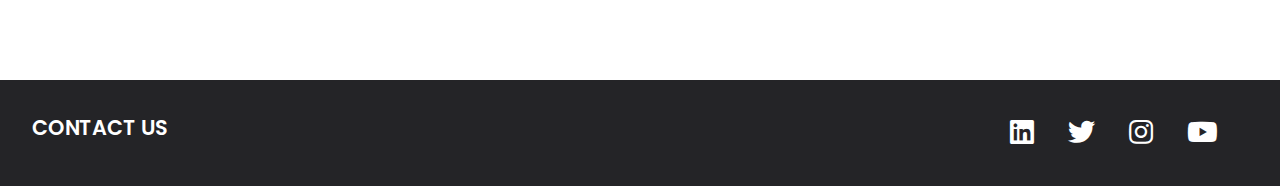
<file: news.html>
<!DOCTYPE html>
<html lang="en">
<head>
    <meta charset="UTF-8">
    <meta http-equiv="X-UA-Compatible" content="IE=edge">
    <meta name="viewport" content="width=device-width, initial-scale=1.0">
    <link rel="stylesheet" href="https://cdnjs.cloudflare.com/ajax/libs/font-awesome/5.15.4/css/all.min.css">
    <link rel="stylesheet" href="style.css">
    <title>NEOM: Made to Change</title>
</head>
<body>
    <header>
        <a href="/index.html" class="logo">Neom</a>
        <nav class="navigation">
            <a href="/about.html">ABOUT</a>
            <a href="/experts.html">OUR EXPERTS</a>
            <a href="/news.html">NEWS</a>
            <a href="/login.html">LOG IN</a>
            <a href="/signup.html">SIGN UP</a>
        </nav>
    </header>

    <section class="news" id="news">
        <h2 class="news-title">NEWS</h2>
        <div class="news-pic"></div>

            <div class="news-info">
                <h3>March 31, 2022</h3>
                <p>ENOWA TO HARNESS FUTURE HYDROGEN ECONOMY<br>THROUGH THE CREATION OF A HYDROGEN INNOVATION<br>AND DEVELOPMENT CENTER (HIDC) IN NEOM</p>
            <br>
            </div>

            <div class="news-pic1"></div>

            <div class="news-info">
                <h3 id="h1">March 24, 2022</h3>
                <p id="p1">SAUDI INDEPENDENT FEATURE FILM WITHIN SAND<br>BEGINS SHOOTING IN NEOM</p>
            <br>
            </div>

            <div class="news-pic2"></div>

            <div class="news-info">
                <h3>March 21, 2022</h3>
                <p>NEOM LAUNCHES ENOWA TO ACCELERATE THE DEVELOPMENT<br>OF WORLD-CLASS, SMART, AND CONNECTED ENERGY AND WATER<br>SYSTEMS</p>
            <br>
            </div>

            <div class="news-pic3"></div>

            <div class="news-info">
                <h3 id="h1">March 9, 2022</h3>
                <p id="p1">NEOM APPOINTS RAYAN MOHAMMED FAYEZ AS<br>DEPUTY CEO</p>
            <br>
            </div>

            <div class="news-pic4"></div>

            <div class="news-info">
                <h3>March 3, 2022</h3>
                <p>HRH PRINCE MOHAMMED BIN SALMAN ANNOUNCES<br>THE ESTABLISHMENT OF TROJENA, THE GLOBAL DESTINATION<br>FOR MOUNTAIN TOURISM IN NEOM</p>
            <br>
            </div>

            <div class="news-pic5"></div>

            <div class="news-info">
                <h3 id="h1">February 10, 2022</h3>
                <p id="p1">NEOM AND MBC GROUP FORM JOINT VENTURE<br>ESTABLISHING THE MIDDLE EAST’S FIRST AAA<br>GAMES STUDIO</p>
            <br>
            </div>

            <div class="news-pic6"></div>

            <div class="news-info">
                <h3>December 16, 2021</h3>
                <p>80 SAUDI AND INTERNATIONAL CLIMBERS JOIN THE FIRST<br>EDITION OF NEOM’S ‘RISE 100’ CHALLENGE</p>
            <br>
            </div>
    </section>

    <footer class="footer">
        <p class="footer-title">CONTACT US</p>
        <div class="social-icons">
            <a href="https://www.linkedin.com/company/discoverneom/"><i class="fab fa-linkedin"></i></a>
            <a href="https://twitter.com/NEOM"><i class="fab fa-twitter"></i></a>
            <a href="https://www.instagram.com/discoverneom/?hl=en"><i class="fab fa-instagram"></i></a>
            <a href="https://www.youtube.com/channel/UCl0eCJPupCsTrobb_0bprhw"><i class="fab fa-youtube"></i></a>
        </div>
    </footer>

</body>
</html>
</file>
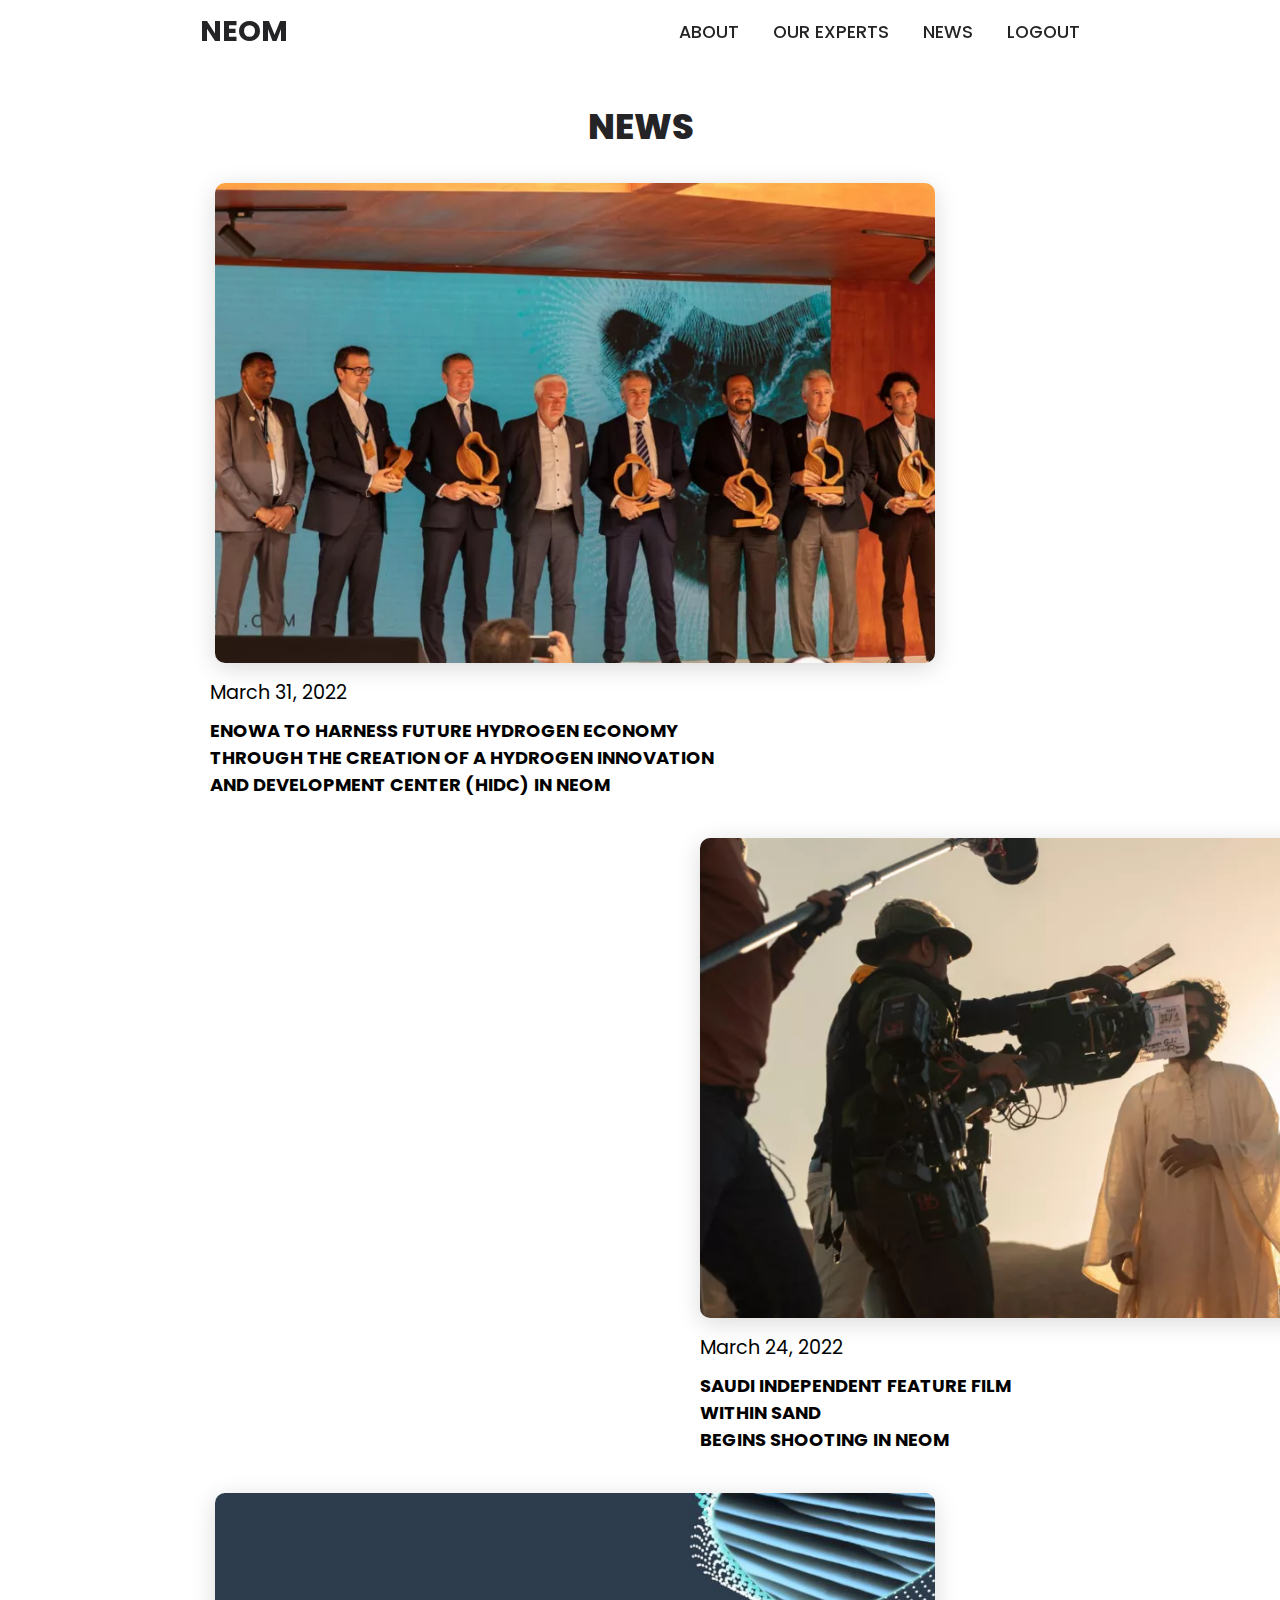
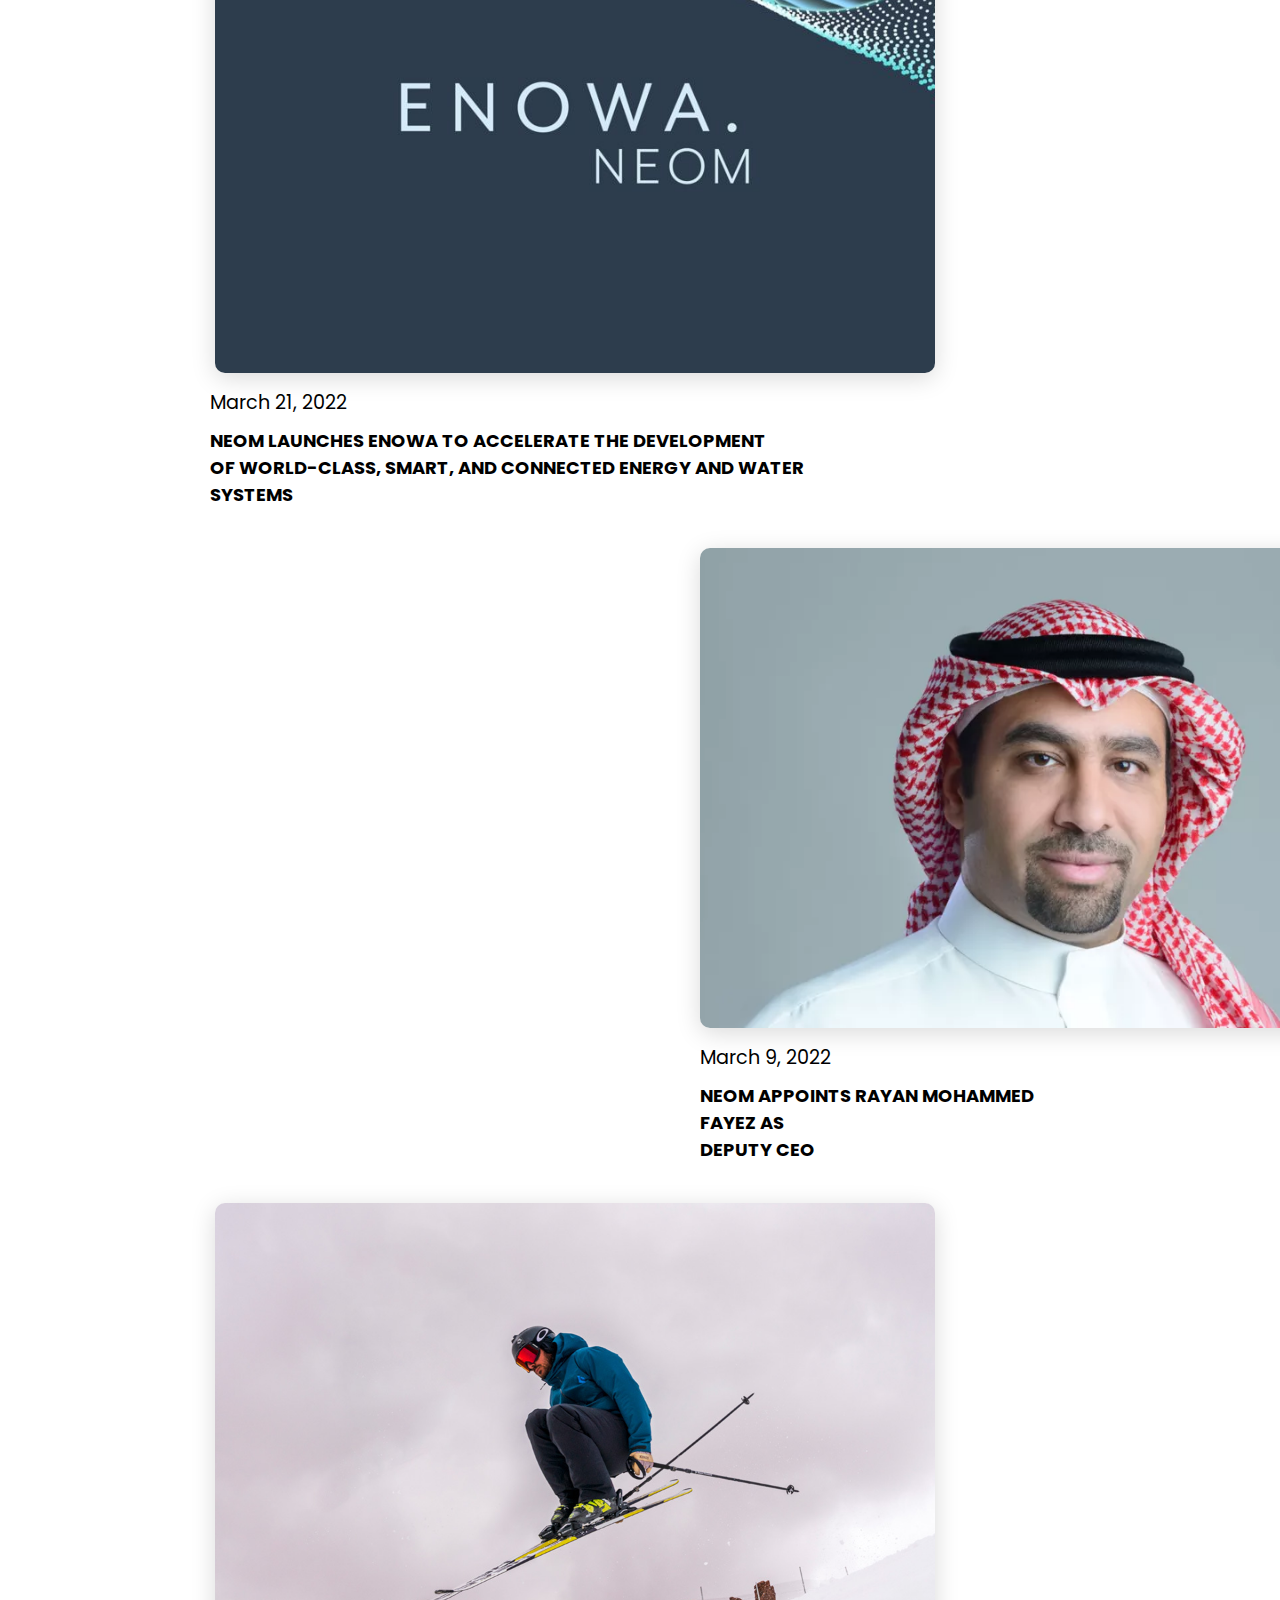
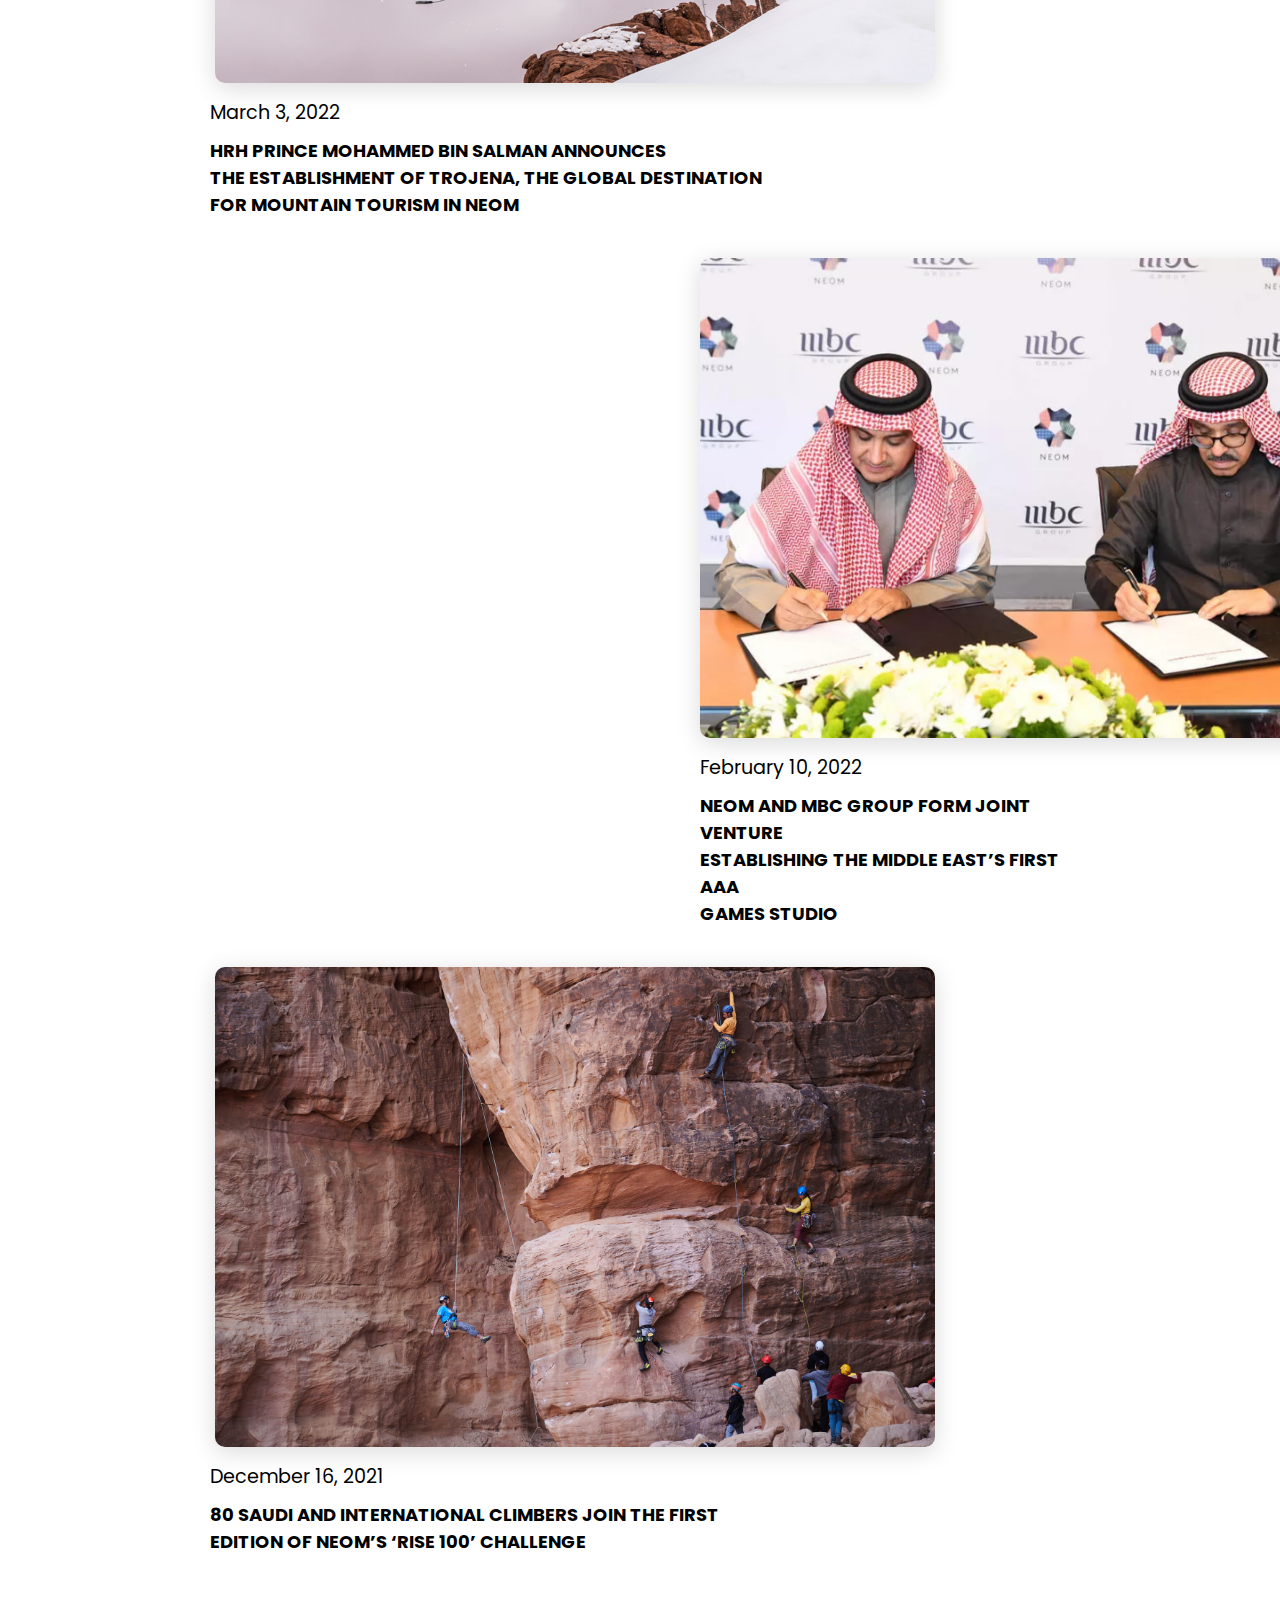
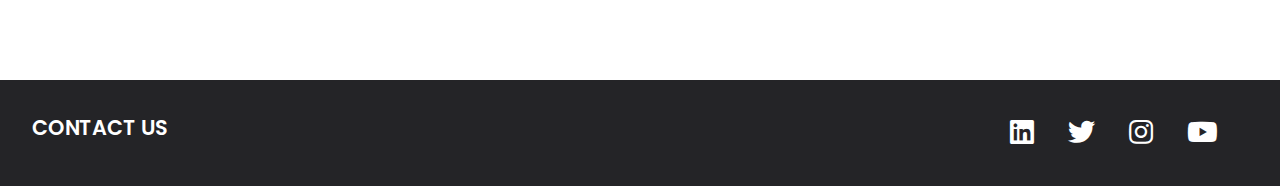
<file: newses.html>
<!DOCTYPE html>
<html lang="en">
<head>
    <meta charset="UTF-8">
    <meta http-equiv="X-UA-Compatible" content="IE=edge">
    <meta name="viewport" content="width=device-width, initial-scale=1.0">
    <link rel="stylesheet" href="https://cdnjs.cloudflare.com/ajax/libs/font-awesome/5.15.4/css/all.min.css">
    <link rel="stylesheet" href="style.css">
    <title>NEOM: Made to Change</title>
</head>
<body>
    <header>
        <a href="/home.html" class="logo">Neom</a>
        <nav class="navigation">
            <a href="/aboutus.html">ABOUT</a>
            <a href="/ourexperts.html">OUR EXPERTS</a>
            <a href="/newses.html">NEWS</a>
            <a href="/logout.asp">LOGOUT</a>
        </nav>
    </header>

    <section class="news" id="news">
        <h2 class="news-title">NEWS</h2>
        <div class="news-pic"></div>

            <div class="news-info">
                <h3>March 31, 2022</h3>
                <p>ENOWA TO HARNESS FUTURE HYDROGEN ECONOMY<br>THROUGH THE CREATION OF A HYDROGEN INNOVATION<br>AND DEVELOPMENT CENTER (HIDC) IN NEOM</p>
            <br>
            </div>

            <div class="news-pic1"></div>

            <div class="news-info">
                <h3 id="h1">March 24, 2022</h3>
                <p id="p1">SAUDI INDEPENDENT FEATURE FILM WITHIN SAND<br>BEGINS SHOOTING IN NEOM</p>
            <br>
            </div>

            <div class="news-pic2"></div>

            <div class="news-info">
                <h3>March 21, 2022</h3>
                <p>NEOM LAUNCHES ENOWA TO ACCELERATE THE DEVELOPMENT<br>OF WORLD-CLASS, SMART, AND CONNECTED ENERGY AND WATER<br>SYSTEMS</p>
            <br>
            </div>

            <div class="news-pic3"></div>

            <div class="news-info">
                <h3 id="h1">March 9, 2022</h3>
                <p id="p1">NEOM APPOINTS RAYAN MOHAMMED FAYEZ AS<br>DEPUTY CEO</p>
            <br>
            </div>

            <div class="news-pic4"></div>

            <div class="news-info">
                <h3>March 3, 2022</h3>
                <p>HRH PRINCE MOHAMMED BIN SALMAN ANNOUNCES<br>THE ESTABLISHMENT OF TROJENA, THE GLOBAL DESTINATION<br>FOR MOUNTAIN TOURISM IN NEOM</p>
            <br>
            </div>

            <div class="news-pic5"></div>

            <div class="news-info">
                <h3 id="h1">February 10, 2022</h3>
                <p id="p1">NEOM AND MBC GROUP FORM JOINT VENTURE<br>ESTABLISHING THE MIDDLE EAST’S FIRST AAA<br>GAMES STUDIO</p>
            <br>
            </div>

            <div class="news-pic6"></div>

            <div class="news-info">
                <h3>December 16, 2021</h3>
                <p>80 SAUDI AND INTERNATIONAL CLIMBERS JOIN THE FIRST<br>EDITION OF NEOM’S ‘RISE 100’ CHALLENGE</p>
            <br>
            </div>
    </section>

    <footer class="footer">
        <p class="footer-title">CONTACT US</p>
        <div class="social-icons">
            <a href="https://www.linkedin.com/company/discoverneom/"><i class="fab fa-linkedin"></i></a>
            <a href="https://twitter.com/NEOM"><i class="fab fa-twitter"></i></a>
            <a href="https://www.instagram.com/discoverneom/?hl=en"><i class="fab fa-instagram"></i></a>
            <a href="https://www.youtube.com/channel/UCl0eCJPupCsTrobb_0bprhw"><i class="fab fa-youtube"></i></a>
        </div>
    </footer>

</body>
</html>
</file>
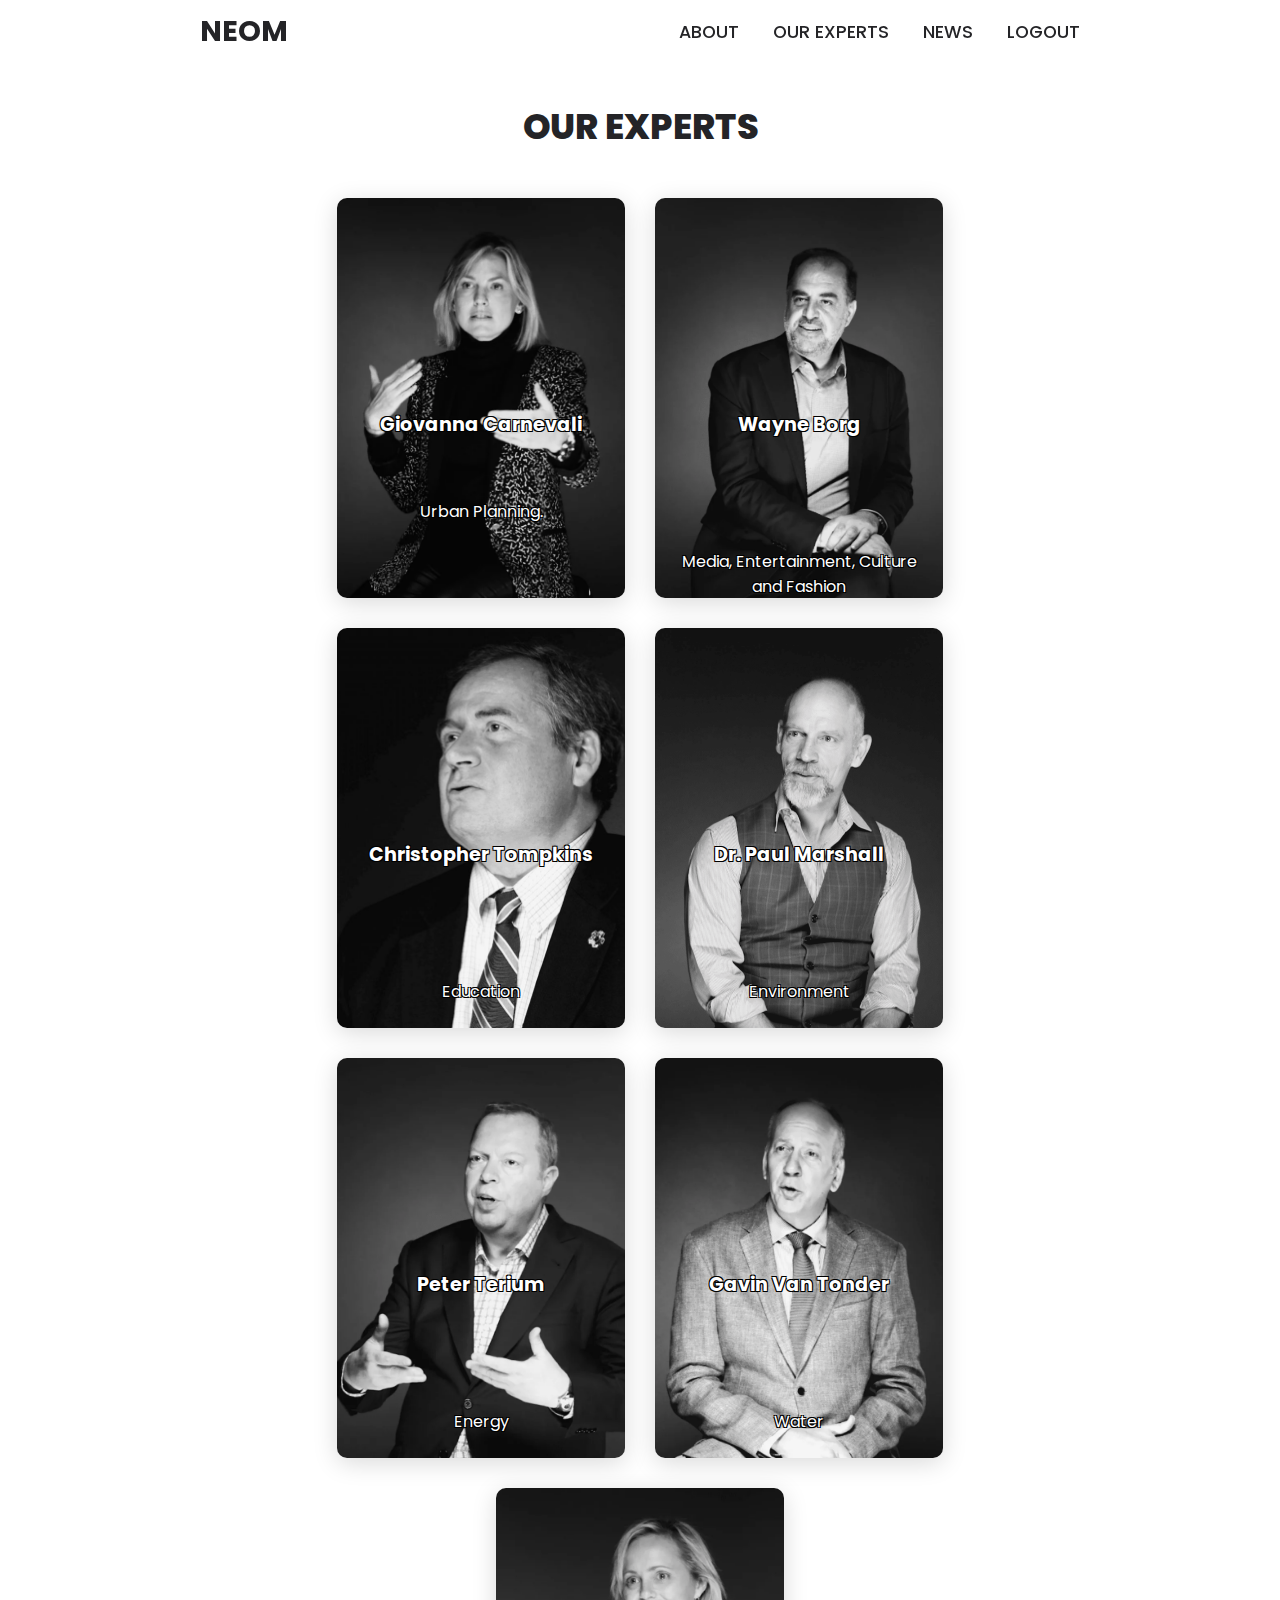
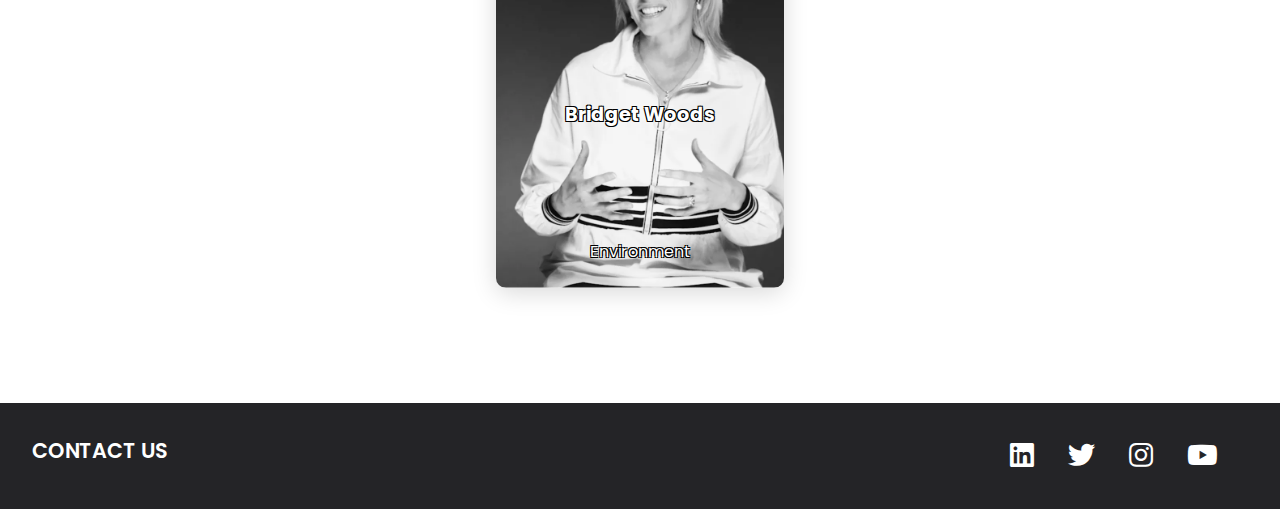
<file: ourexperts.html>
<!DOCTYPE html>
<html lang="en">
<head>
    <meta charset="UTF-8">
    <meta http-equiv="X-UA-Compatible" content="IE=edge">
    <meta name="viewport" content="width=device-width, initial-scale=1.0">
    <link rel="stylesheet" href="https://cdnjs.cloudflare.com/ajax/libs/font-awesome/5.15.4/css/all.min.css">
    <link rel="stylesheet" href="style.css">
    <title>Document</title>
</head>
<body>
    <header>
        <a href="/home.html" class="logo">Neom</a>
        <nav class="navigation">
            <a href="/aboutus.html">ABOUT</a>
            <a href="/ourexperts.html">OUR EXPERTS</a>
            <a href="/newses.html">NEWS</a>
            <a href="/logout.asp">LOGOUT</a>
        </nav>
    </header>

    <section class="cards" id="about">
        <h2 class="title">OUR EXPERTS</h2>
        <div class="content">

            <div class="card">
                <div class="icon">
                    <i><br></i>
                </div>
                <div class="info">
                    <h3>Giovanna Carnevali</h3>
                    <br><br>
                    <p>Urban Planning.</p>
                </div>
            </div>

            
            <div class="card1">
                <div class="icon">
                    <i><br></i>
                </div>
                <div class="info">
                    <h3>Wayne Borg</h3>
                    <br><br><br><br>
                    <p>Media, Entertainment, Culture and Fashion</p>
                </div>
        </div>
        <div class="card2">
            <div class="icon">
                <i><br></i>
            </div>
            <div class="info">
                <h3>Christopher Tompkins</h3>
                <br><br><br><br>
                <p>Education</p>

            </div>
    </div>
    <div class="card3">
        <div class="icon">
            <i><br></i>
        </div>
        <div class="info">
            <h3>Dr. Paul Marshall</h3>
            <br><br><br><br>
            <p>Environment</p>

        </div>
</div>
<div class="card4">
    <div class="icon">
        <i><br></i>
    </div>
    <div class="info">
        <h3>Peter Terium</h3>
        <br><br><br><br>
        <p>Energy</p>

    </div>
</div>
<div class="card5">
    <div class="icon">
        <i><br></i>
    </div>
    <div class="info">
        <h3>Gavin Van Tonder</h3>
        <br><br><br><br>
        <p>Water</p>

    </div>
</div>
        <div class="card6">
            <div class="icon">
                <i><br></i>
            </div>
            <div class="info">
                <h3>Bridget Woods</h3>
                <br><br><br><br>
                <p>Environment</p>

            </div>
    </section>

    <footer class="footer">
        <p class="footer-title">CONTACT US</p>
        <div class="social-icons">
            <a href="https://www.linkedin.com/company/discoverneom/"><i class="fab fa-linkedin"></i></a>
            <a href="https://twitter.com/NEOM"><i class="fab fa-twitter"></i></a>
            <a href="https://www.instagram.com/discoverneom/?hl=en"><i class="fab fa-instagram"></i></a>
            <a href="https://www.youtube.com/channel/UCl0eCJPupCsTrobb_0bprhw"><i class="fab fa-youtube"></i></a>
        </div>
    </footer>
</body>
</html>
</file>
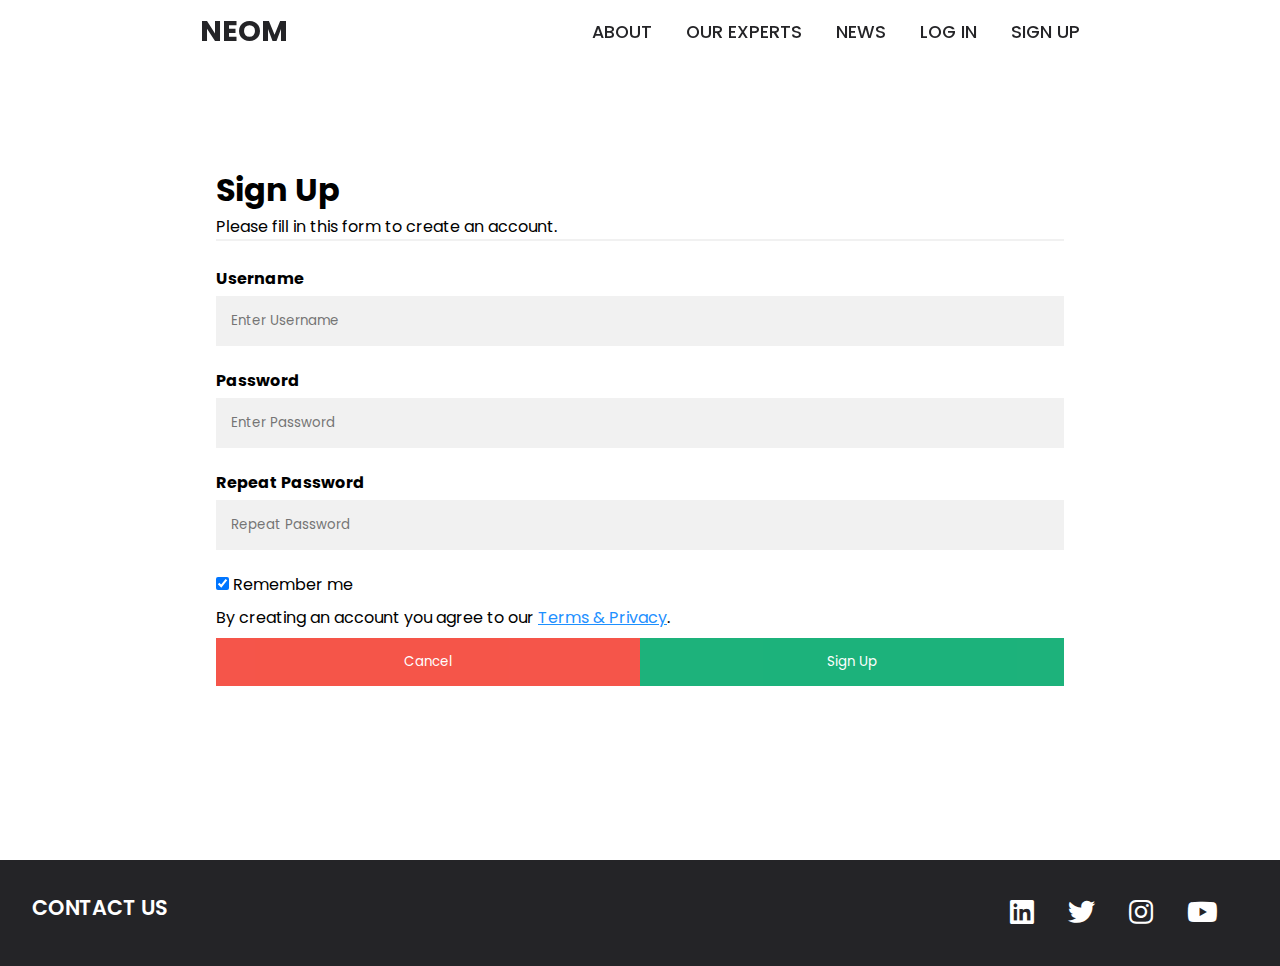
<file: signup.html>
<!DOCTYPE html>
<html lang="en">
<head>
    <meta charset="UTF-8">
    <meta http-equiv="X-UA-Compatible" content="IE=edge">
    <meta name="viewport" content="width=device-width, initial-scale=1.0">
    <link rel="stylesheet" href="https://cdnjs.cloudflare.com/ajax/libs/font-awesome/5.15.4/css/all.min.css">
    <link rel="stylesheet" href="style.css">
    <title>NEOM: Made to Change</title>
</head>
<body>
    <header>
        <a href="/index.html" class="logo">Neom</a>
        <nav class="navigation">
            <a href="/about.html">ABOUT</a>
            <a href="/experts.html">OUR EXPERTS</a>
            <a href="/news.html">NEWS</a>
            <a href="/login.html">LOG IN</a>
            <a href="/signup.html">SIGN UP</a>
        </nav>
    </header>
    <section>
        <style>
            body {font-family: Arial, Helvetica, sans-serif;}
            * {box-sizing: border-box}
            
            /* Full-width input fields */
            input[type=text], input[type=password] {
              width: 100%;
              padding: 15px;
              margin: 5px 0 22px 0;
              display: inline-block;
              border: none;
              background: #f1f1f1;
            }
            
            input[type=text]:focus, input[type=password]:focus {
              background-color: #ddd;
              outline: none;
            }
            
            hr {
              border: 1px solid #f1f1f1;
              margin-bottom: 25px;
            }
            
            /* Set a style for all buttons */
            button {
              background-color: #04AA6D;
              color: white;
              padding: 14px 20px;
              margin: 8px 0;
              border: none;
              cursor: pointer;
              width: 100%;
              opacity: 0.9;
            }
            
            button:hover {
              opacity:1;
            }
            
            /* Extra styles for the cancel button */
            .cancelbtn {
              padding: 14px 20px;
              background-color: #f44336;
            }
            
            /* Float cancel and signup buttons and add an equal width */
            .cancelbtn, .signupbtn {
              float: left;
              width: 50%;
            }
            
            /* Add padding to container elements */
            .container {
              padding: 16px;
            }
            
            /* Clear floats */
            .clearfix::after {
              content: "";
              clear: both;
              display: table;
            }
            
            /* Change styles for cancel button and signup button on extra small screens */
            @media screen and (max-width: 300px) {
              .cancelbtn, .signupbtn {
                 width: 100%;
              }
            }
            </style>
            <body>
                <br><br>
            <form action="/register.asp"  method="post">
              <div class="container">
                <h1>Sign Up</h1>
                <p>Please fill in this form to create an account.</p>
                <hr>
            
                <label for="email"><b>Username</b></label>
                <input type="text" placeholder="Enter Username" name="email" required>
            
                <label for="psw"><b>Password</b></label>
                <input type="password" placeholder="Enter Password" name="psw" required>
            
                <label for="psw-repeat"><b>Repeat Password</b></label>
                <input type="password" placeholder="Repeat Password" name="psw-repeat" required>
                
                <label>
                  <input type="checkbox" checked="checked" name="remember" style="margin-bottom:15px"> Remember me
                </label>
                
                <p>By creating an account you agree to our <a href="#" style="color:dodgerblue">Terms & Privacy</a>.</p>
            
                <div class="clearfix">
                    <button type="button" class="cancelbtn" onclick="location.href='/index.html'">Cancel</button>
                  <button type="submit" class="signupbtn">Sign Up</button>
                </div>
              </div>
            </form>
            <br><br>
    </section>
    <footer class="footer">
        <p class="footer-title">CONTACT US</p>
        <div class="social-icons">
            <a href="https://www.linkedin.com/company/discoverneom/"><i class="fab fa-linkedin"></i></a>
            <a href="https://twitter.com/NEOM"><i class="fab fa-twitter"></i></a>
            <a href="https://www.instagram.com/discoverneom/?hl=en"><i class="fab fa-instagram"></i></a>
            <a href="https://www.youtube.com/channel/UCl0eCJPupCsTrobb_0bprhw"><i class="fab fa-youtube"></i></a>
        </div>
    </footer>

</body>
</html>
</file>
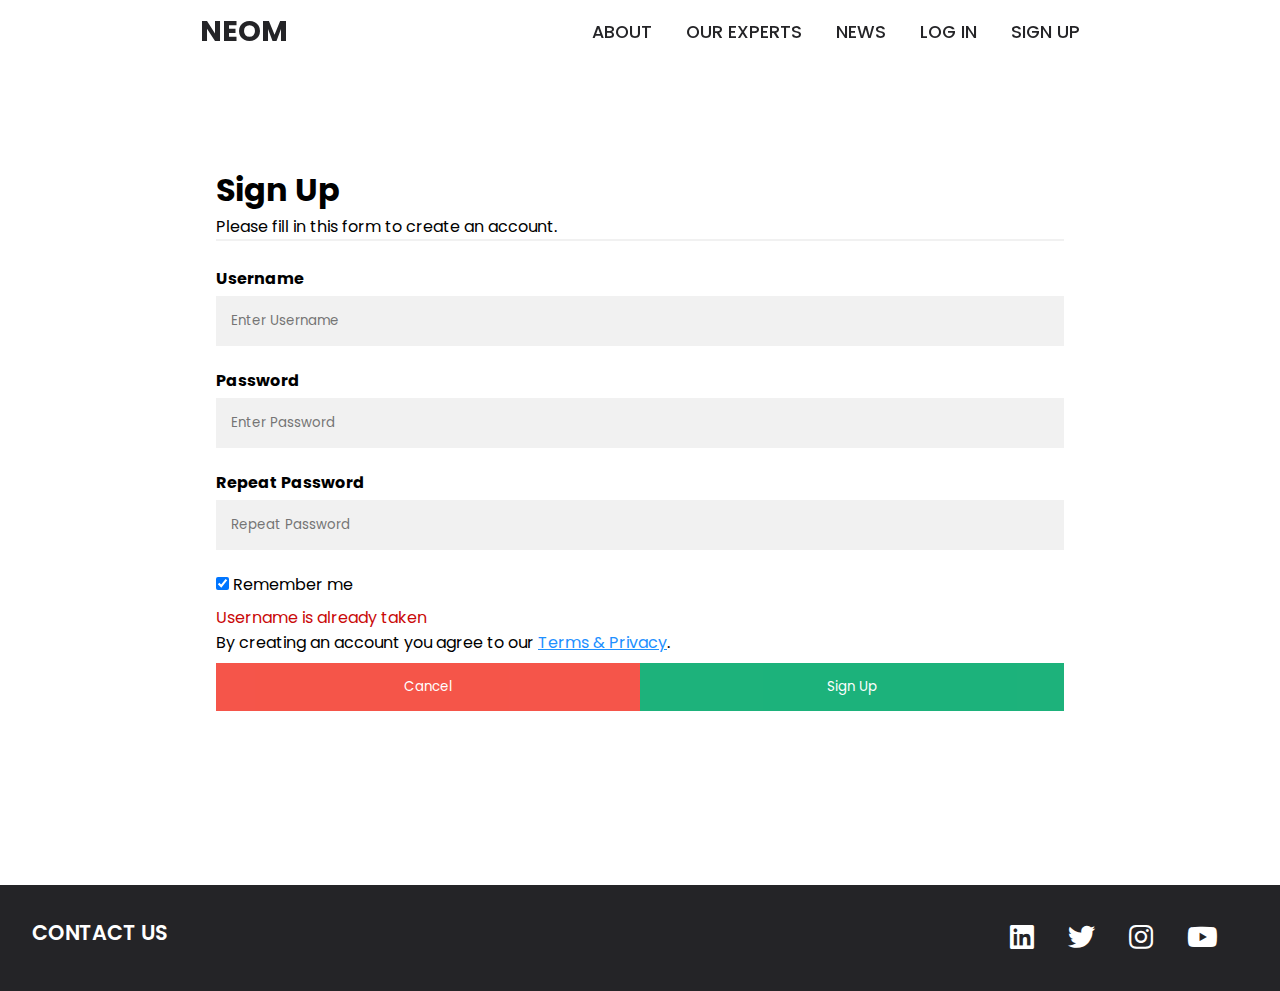
<file: signupError.html>
<!DOCTYPE html>
<html lang="en">
<head>
    <meta charset="UTF-8">
    <meta http-equiv="X-UA-Compatible" content="IE=edge">
    <meta name="viewport" content="width=device-width, initial-scale=1.0">
    <link rel="stylesheet" href="https://cdnjs.cloudflare.com/ajax/libs/font-awesome/5.15.4/css/all.min.css">
    <link rel="stylesheet" href="style.css">
    <title>NEOM: Made to Change</title>
</head>
<body>
    <header>
        <a href="/index.html" class="logo">Neom</a>
        <nav class="navigation">
            <a href="/about.html">ABOUT</a>
            <a href="/experts.html">OUR EXPERTS</a>
            <a href="/news.html">NEWS</a>
            <a href="/login.html">LOG IN</a>
            <a href="/signup.html">SIGN UP</a>
        </nav>
    </header>
    <section>
        <style>
            body {font-family: Arial, Helvetica, sans-serif;}
            * {box-sizing: border-box}
            
            /* Full-width input fields */
            input[type=text], input[type=password] {
              width: 100%;
              padding: 15px;
              margin: 5px 0 22px 0;
              display: inline-block;
              border: none;
              background: #f1f1f1;
            }
            
            input[type=text]:focus, input[type=password]:focus {
              background-color: #ddd;
              outline: none;
            }
            
            hr {
              border: 1px solid #f1f1f1;
              margin-bottom: 25px;
            }
            
            /* Set a style for all buttons */
            button {
              background-color: #04AA6D;
              color: white;
              padding: 14px 20px;
              margin: 8px 0;
              border: none;
              cursor: pointer;
              width: 100%;
              opacity: 0.9;
            }
            
            button:hover {
              opacity:1;
            }
            
            /* Extra styles for the cancel button */
            .cancelbtn {
              padding: 14px 20px;
              background-color: #f44336;
            }
            
            /* Float cancel and signup buttons and add an equal width */
            .cancelbtn, .signupbtn {
              float: left;
              width: 50%;
            }
            
            /* Add padding to container elements */
            .container {
              padding: 16px;
            }
            
            /* Clear floats */
            .clearfix::after {
              content: "";
              clear: both;
              display: table;
            }
            
            /* Change styles for cancel button and signup button on extra small screens */
            @media screen and (max-width: 300px) {
              .cancelbtn, .signupbtn {
                 width: 100%;
              }
            }
            </style>
            <body>
                <br><br>
            <form action="/register.asp"  method="post">
              <div class="container">
                <h1>Sign Up</h1>
                <p>Please fill in this form to create an account.</p>
                <hr>
            
                <label for="email"><b>Username</b></label>
                <input type="text" placeholder="Enter Username" name="email" required>
            
                <label for="psw"><b>Password</b></label>
                <input type="password" placeholder="Enter Password" name="psw" required>
            
                <label for="psw-repeat"><b>Repeat Password</b></label>
                <input type="password" placeholder="Repeat Password" name="psw-repeat" required>
                
                <label>
                  <input type="checkbox" checked="checked" name="remember" style="margin-bottom:15px"> Remember me
                </label>

                <a style="color: rgb(201, 8, 8);"><br>Username is already taken</a>
                
                <p>By creating an account you agree to our <a href="#" style="color:dodgerblue">Terms & Privacy</a>.</p>
            
                <div class="clearfix">
                    <button type="button" class="cancelbtn" onclick="location.href='/index.html'">Cancel</button>
                  <button type="submit" class="signupbtn">Sign Up</button>
                </div>
              </div>
            </form>
            <br><br>
    </section>
    <footer class="footer">
        <p class="footer-title">CONTACT US</p>
        <div class="social-icons">
            <a href="https://www.linkedin.com/company/discoverneom/"><i class="fab fa-linkedin"></i></a>
            <a href="https://twitter.com/NEOM"><i class="fab fa-twitter"></i></a>
            <a href="https://www.instagram.com/discoverneom/?hl=en"><i class="fab fa-instagram"></i></a>
            <a href="https://www.youtube.com/channel/UCl0eCJPupCsTrobb_0bprhw"><i class="fab fa-youtube"></i></a>
        </div>
    </footer>

</body>
</html>
</file>
<file: style.css>
@import url('https://fonts.googleapis.com/css2?family=Poppins:ital,wght@0,100;0,200;0,300;0,400;0,500;0,600;0,700;0,800;0,900;1,100;1,200;1,300;1,400;1,500;1,600;1,700;1,800;1,900&display=swap');

*{
    font-family: 'Poppins', sans-serif;
    margin: 0;
    padding: 0;
    box-sizing: border-box;
    scroll-behavior: smooth;
}

/*header{
    background-color: #f0f0f0;
    width: 100%;
    position: fixed;
    z-index: 999;
    display: flex;
    justify-content: space-between;
    align-items: center;
    padding: 10px 200px;
}*/

header{
    background-color: rgba(255, 255, 255, 0.332);
    width: 100%;
    position: fixed;
    z-index: 999;
    display: flex;
    justify-content: space-between;
    align-items: center;
    padding: 10px 200px;
}

/*.logo{
    text-decoration: none;
    color: #3a6cf4;
    text-transform: uppercase;
    font-weight: 700;
    font-size: 1.8em;

}*/

.logo{
    text-decoration: none;
    color: #242427;
    text-transform: uppercase;
    font-weight: 700;
    font-size: 1.8em;

}

.navigation a{
    color: #242427;
    text-decoration: none;
    font-size: 1.1em;
    font-weight: 500;
    padding-left: 30px;
}

.navigation a:hover{
    color: #242427;
}

section{
    padding: 100px 200px;
}

.main{
    width: 100%;
    min-height: 100vh;
    display: flex;
    align-items: center;
    background: url(images/IMG-5.jpg) no-repeat;
    background-size: cover;
    background-position: center;
    background-attachment: fixed;
}

.main h2{
    color: #fff;
    font-size: 1.4em;
    font-weight: 500;
}

.main h2 span{
    display: inline-block;
    margin-top: 10px;
    color: #fff;
    font-size: 3em;
    font-weight: 600;
}

.main h3{
    color: #fff;
    font-size: 2em;
    font-weight: 700;
    letter-spacing: 1px;
    margin-top: 10px;
    margin-bottom: 30px;
}

.main-btn {
    color: #fff;
    background-color: #242427;
    text-decoration: none;
    font-size: 1.1em;
    font-weight: 600;
    display: inline-block;
    padding: 0.9375em 2.1875em;
    letter-spacing: 1px;
    border-radius: 15px;
    margin-bottom: 40px;
    transition: 0.7s ease;
}

.main-btn:hover{
    background-color: #242427;
    transform: scale(1.1);
}


.main-1{
    width: 100%;
    min-height: 100vh;
    display: flex;
    align-items: center;
    background: url(images/1.jpg) no-repeat;
    animation: images 30s infinite ease-in-out;
    background-size: cover;
    background-position: center;
    background-attachment: fixed;
}


@keyframes images{
    0%{
        background-image: url(images/1.jpg);
    }
    10%{
        background-image: url(images/2.jpg);
    }
    20%{
        background-image: url(images/3.jpg);
    }
    30%{
        background-image: url(images/4.jpg);
    }
    40%{
        background-image: url(images/5.jpg);
    }
    50%{
        background-image: url(images/1.jpg);
    }
    60%{
        background-image: url(images/1.jpg);
    }
    70%{
        background-image: url(images/2.jpg);
    }
    80%{
        background-image: url(images/3.jpg);
    }
    90%{
        background-image: url(images/4.jpg);
    }
    100%{
        background-image: url(images/5.jpg);
    }
}

.main-1 h2{
    color: #fff;
    font-size: 0.9em;
    font-weight: 200;
}

.main-1 h2 span{
    display: inline-block;
    margin-top: 300px;
    color: #fff;
    font-size: 3em;
    font-weight: 300;
}

.main-1 h3{
    color: #fff;
    font-size: 2em;
    font-weight: 700;
    letter-spacing: 1px;
    margin-top: 10px;
    margin-bottom: 30px;
}

.main-1-btn {
    color: #fff;
    background-color: #242427;
    text-decoration: none;
    font-size: 1.1em;
    font-weight: 600;
    display: inline-block;
    padding: 0.9375em 2.1875em;
    letter-spacing: 1px;
    border-radius: 15px;
    margin-bottom: 40px;
    transition: 0.7s ease;
}


.social-icons a {
    color: #fff;
    font-size: 1.7em;
    padding-right: 30px;
}

.social-icons a:hover{
    opacity: 0.5;
}


/*  .cards{
    background: url(images/IMG-1.jpg) no-repeat;
    background-size: cover;
    background-position: center;
    background-attachment: fixed;
  }*/
  .title{
      display: flex;
      justify-content: center;
      color: #242427;
      font-size: 2.2em;
      font-weight: 800;
      margin-bottom: 30px;
  }

.content{
    display: flex;
    justify-content: center;
    flex-direction: row;
    flex-wrap: wrap;
}

.card{
    width: 18em;
    height: 25em;
    box-shadow: 0 5px 25px rgba(1 1 1 / 15%);
    border-radius: 10px;
    padding: 10px;
    margin: 15px;
    transition: 0.7s ease;
    background: url(images/Giovanna.jpg) no-repeat;
    background-size: cover;
}

.card1{
    width: 18em;
    height: 25em;
    box-shadow: 0 5px 25px rgba(1 1 1 / 15%);
    border-radius: 10px;
    padding: 10px;
    margin: 15px;
    transition: 0.7s ease;
    background: url(images/Wayne.jpg) no-repeat;
    background-size: cover;
}


.card2{
    width: 18em;
    height: 25em;
    box-shadow: 0 5px 25px rgba(1 1 1 / 15%);
    border-radius: 10px;
    padding: 10px;
    margin: 15px;
    transition: 0.7s ease;
    background: url(images/Christopher.jpg) no-repeat;
    background-size: cover;
}

.card3{
    width: 18em;
    height: 25em;
    box-shadow: 0 5px 25px rgba(1 1 1 / 15%);
    border-radius: 10px;
    padding: 10px;
    margin: 15px;
    transition: 0.7s ease;
    background: url(images/paul-marshall-1.png) no-repeat;
    background-size: cover;
}

.card4{
    width: 18em;
    height: 25em;
    box-shadow: 0 5px 25px rgba(1 1 1 / 15%);
    border-radius: 10px;
    padding: 10px;
    margin: 15px;
    transition: 0.7s ease;
    background: url(images/Peter.jpg) no-repeat;
    background-size: cover;
}

.card5{
    width: 18em;
    height: 25em;
    box-shadow: 0 5px 25px rgba(1 1 1 / 15%);
    border-radius: 10px;
    padding: 10px;
    margin: 15px;
    transition: 0.7s ease;
    background: url(images/Gavin.jpg) no-repeat;
    background-size: cover;
}

.card6{
    width: 18em;
    height: 25em;
    box-shadow: 0 5px 25px rgba(1 1 1 / 15%);
    border-radius: 10px;
    padding: 10px;
    margin: 15px;
    transition: 0.7s ease;
    background: url(images/Bridget.jpg) no-repeat;
    background-size: cover;
}

.card:hover{
    transform: scale(1.1);
}

.card1:hover{
    transform: scale(1.1);
}

.card2:hover{
    transform: scale(1.1);
}

.card3:hover{
    transform: scale(1.1);
}

.card4:hover{
    transform: scale(1.1);
}

.card5:hover{
    transform: scale(1.1);
}

.card6:hover{
    transform: scale(1.1);
}

.card-btn {
    color: rgb(37, 36, 36);
    background-color: #bcbcc6;
    text-decoration: none;
    font-size: 0.7em;
    margin-right: 150px;
    margin-top: 20px;
    font-weight: 600;
    display: inline-block;
    padding: 0.9375em 2.1875em;
    letter-spacing: 1px;
    border-radius: 15px;
    margin-bottom: 40px;
    transition: 0.7s ease;
}

.card-btn:hover{
    background-color: #ffffff;
    transform: scale(1.1);
}

.icon{
    color: #fff;
    font-size: 8em;
    text-align: center;
}

.info{
    text-align: center;
}

.info p{
    color: #fff;
    text-shadow:
    -1px -1px 0 #000,
    1px -1px 0 #000,
    -1px 1px 0 #000,
    1px 1px 0 #000;
}

.info h3{
    color: #fff;
    text-shadow:
    -1px -1px 0 #000,
    1px -1px 0 #000,
    -1px 1px 0 #000,
    1px 1px 0 #000;
    font-size: 1.2em;
    font-weight: 700;
    margin: 10px;
}


.footer{
    background-color: #242427;
    color: #fff;
    padding: 2em;
    display: flex;
    justify-content: space-between;
}

.footer-title{
    font-size: 1.3em;
    font-weight: 600;
}

/* The Modal (background) */
.modal {
    display: none; /* Hidden by default */
    position: fixed; /* Stay in place */
    z-index: 1; /* Sit on top */
    left: 0;
    top: 0;
    width: 100%; /* Full width */
    height: 100%; /* Full height */
    overflow: auto; /* Enable scroll if needed */
    background-color: rgb(0,0,0); /* Fallback color */
    background-color: rgba(0,0,0,0.4); /* Black w/ opacity */
  }
  
  /* Modal Content/Box */
  .modal-content {
    background-color: #fefefe00;
    margin: 15% auto; /* 15% from the top and centered */
    padding: 20px;

    width: 80%; /* Could be more or less, depending on screen size */
  }
  
  /* The Close Button */
  .close {
    color: #aaa;
    float: right;
    font-size: 28px;
    font-weight: bold;
  }
  
  .close:hover,
  .close:focus {
    color: black;
    text-decoration: none;
    cursor: pointer;
  }


.news-title{
      display: flex;
      justify-content: center;
      color: #242427;
      font-size: 2.2em;
      font-weight: 800;
      margin-bottom: 30px;
  }

.news-pic{
    width: 45em;
    height: 30em;
    box-shadow: 0 5px 25px rgba(1 1 1 / 15%);
    border-radius: 10px;
    padding: 10px;
    margin: 15px;
    transition: 0.7s ease;
    background: url(images/enowa-future-hydrogen-article-thumbnail.jpg) no-repeat;
    background-size: cover;
    background-position: center;
}

.news-pic:hover{
    transform: scale(1.03);
}

.news-pic2{
    width: 45em;
    height: 30em;
    box-shadow: 0 5px 25px rgba(1 1 1 / 15%);
    border-radius: 10px;
    padding: 10px;
    margin: 15px;
    transition: 0.7s ease;
    background: url(images/enowa-thumbnail-720.jpg) no-repeat;
    background-size: cover;
    background-position: center;
}


.news-pic3{
    width: 45em;
    height: 30em;
    box-shadow: 0 5px 25px rgba(1 1 1 / 15%);
    border-radius: 10px;
    padding: 10px;
    margin: 15px;
    margin-left: 500px;
    transition: 0.7s ease;
    background: url(images/neom-appoints-deputy-ceo-thumbnail.jpg) no-repeat;
    background-size: cover;
    background-position: center;
}

.news-pic5{
    width: 45em;
    height: 30em;
    box-shadow: 0 5px 25px rgba(1 1 1 / 15%);
    border-radius: 10px;
    padding: 10px;
    margin: 15px;
    margin-left: 500px;
    transition: 0.7s ease;
    background: url(images/thumbnail-MBC.jpg) no-repeat;
    background-size: cover;
    background-position: center;
}

.news-pic4{
    width: 45em;
    height: 30em;
    box-shadow: 0 5px 25px rgba(1 1 1 / 15%);
    border-radius: 10px;
    padding: 10px;
    margin: 15px;
    transition: 0.7s ease;
    background: url(images/trojena-pr-thumbnail.jpg) no-repeat;
    background-size: cover;
    background-position: center;
}

.news-pic6{
    width: 45em;
    height: 30em;
    box-shadow: 0 5px 25px rgba(1 1 1 / 15%);
    border-radius: 10px;
    padding: 10px;
    margin: 15px;
    transition: 0.7s ease;
    background: url(images/Image\ 3\ -\ 80\ Saudi\ and\ International\ climbers\ join\ the\ first\ edition\ of\ NEOM’s\ ‘Rise\ 100’.jpg) no-repeat;
    background-size: cover;
    background-position: center;
}

.news-pic6:hover{
    transform: scale(1.03);
}

.news-pic3:hover{
    transform: scale(1.03);
}

.news-pic5:hover{
    transform: scale(1.03);
}

.news-pic2:hover{
    transform: scale(1.03);
}

.news-pic4:hover{
    transform: scale(1.03);
}

.news-pic1{
    width: 45em;
    height: 30em;
    box-shadow: 0 5px 25px rgba(1 1 1 / 15%);
    border-radius: 10px;
    padding: 10px;
    margin: 15px;
    margin-left: 500px;
    transition: 0.7s ease;
    background: url(images/within-sand-film-thumbnail.jpg) no-repeat;
    background-size: cover;
    background-position: center;
}

.news-pic1:hover{
    transform: scale(1.03);
}

.news-info p#p1{
    color: rgb(0, 0, 0);
    font-size: large;
    font-weight: 700;
    margin-left: 500px;
}


.news-info h3#h1{
    color: rgb(0, 0, 0);
    font-size: 1.2em;
    font-weight: 400;
    margin: 10px;
    margin-left: 500px;
}

.news-info p{
    color: rgb(0, 0, 0);
    font-size: large;
    font-weight: 700;
    margin-left: 10px;
}


.news-info h3{
    color: rgb(0, 0, 0);
    font-size: 1.2em;
    font-weight: 400;
    margin: 10px;
}

.logo a#myProfile{
    background: url(images/IMG-5.jpg) no-repeat;
    background-size: cover;
    background-position: center;
    background-attachment: fixed;
}


@media (max-width:1023px){
    header{
        padding: 12px 20px;
    }

    .navigation a{
        padding-left: 10px;
    }

    .title{
        font-size: 1.8em;
    }

    .section{
        padding: 80px 20px;
    }

    .main-content h2{
        font-size: 1em;
    }

    .main-content h3{
        font-size: 1.6em;
    }

    .content{
        flex-direction: column;
        align-items: center;
    }
}

@media (max-width:641px){
    body{
        font-size: 12px;
    }

    .main-content h2{
        font-size: 0.8em;
    }

    main-content h3{
        font-size: 1.4em;
    }
}

@media (max-width:300px) {
    body{
        font-size: 10px;
    }
}
</file>
